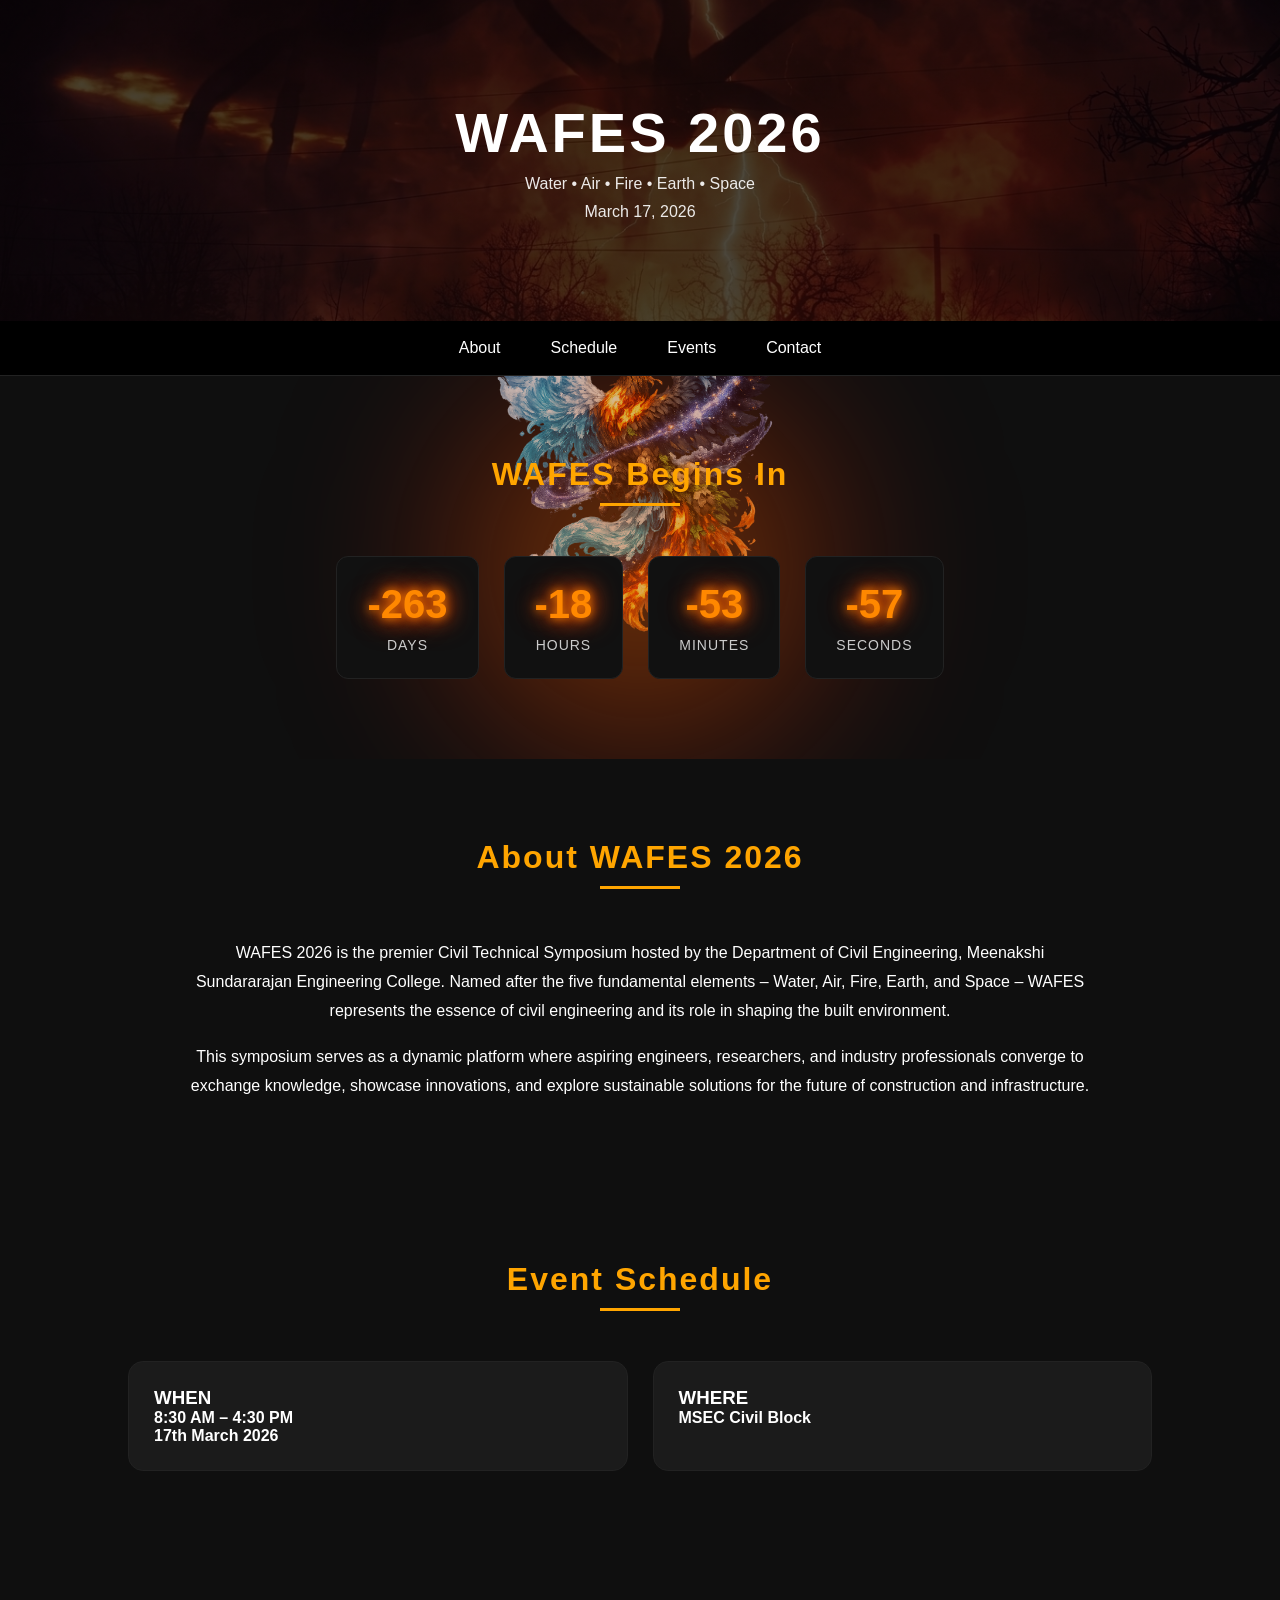
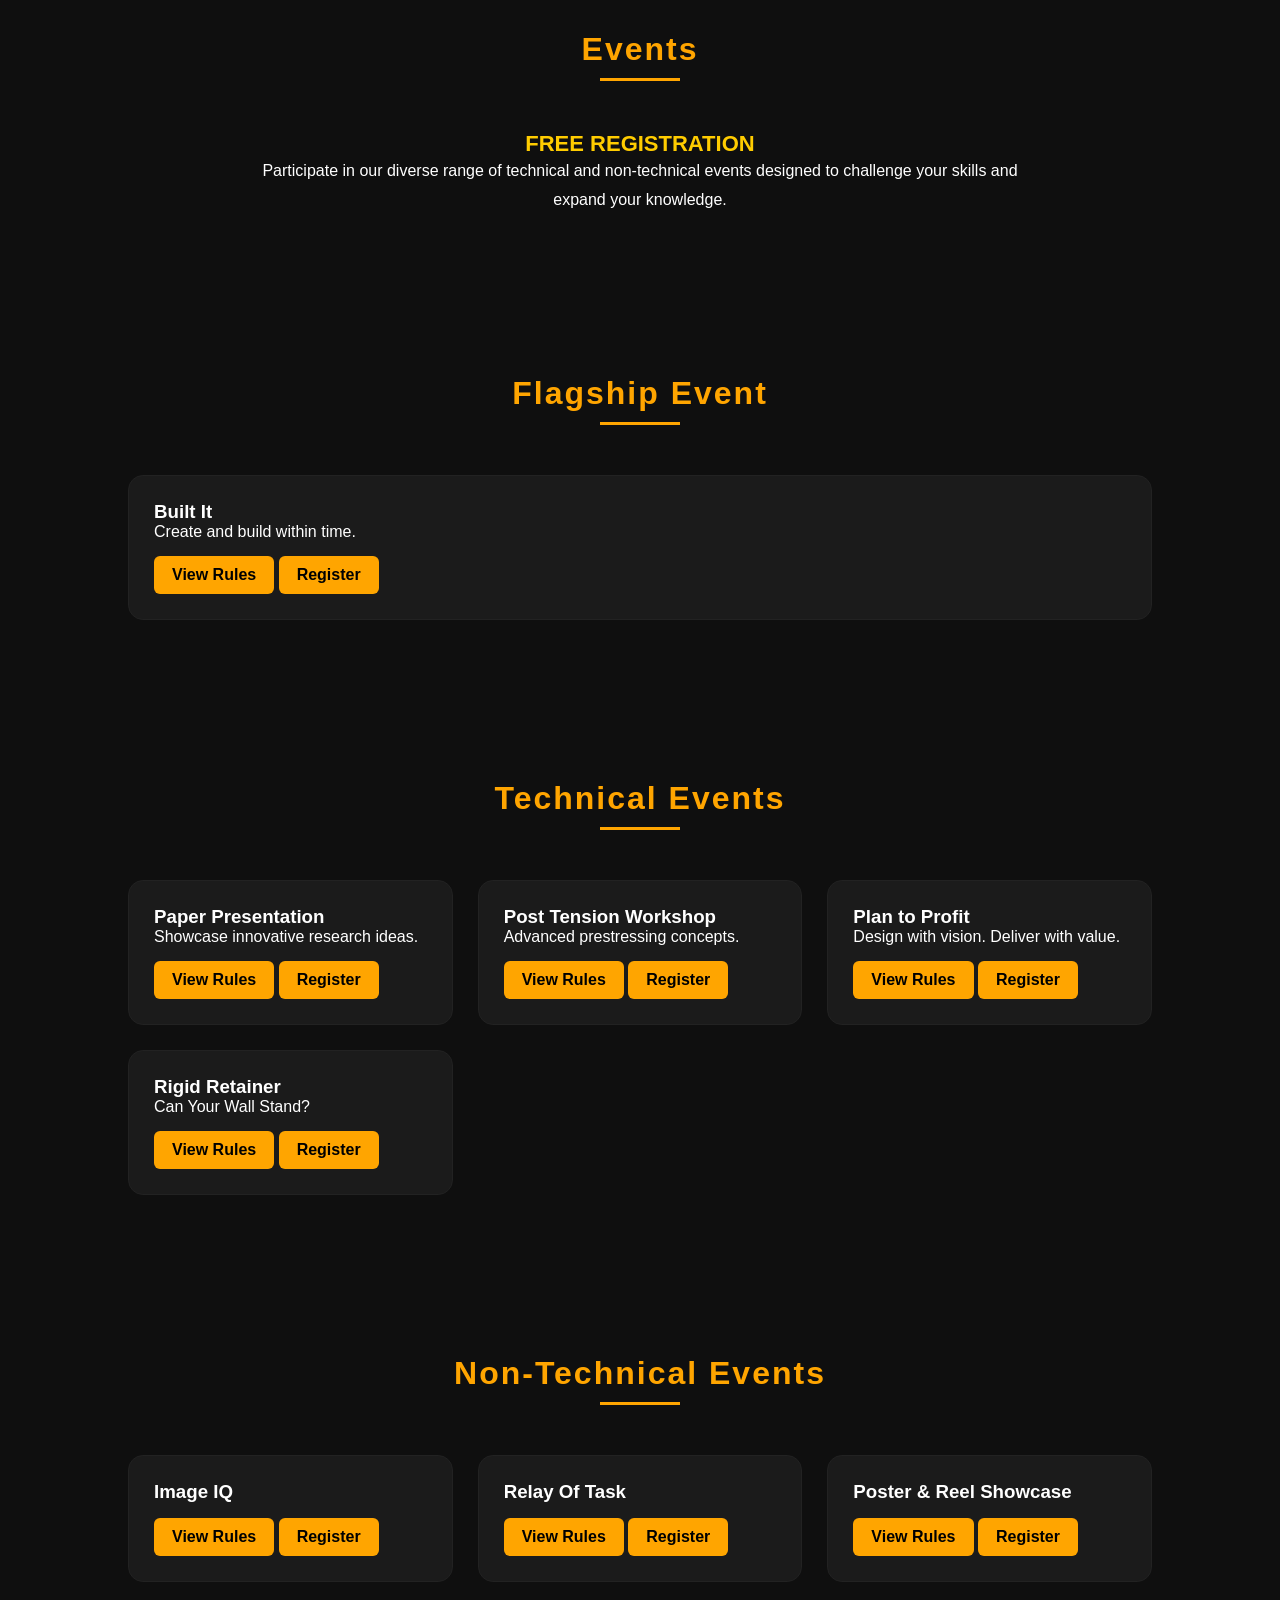
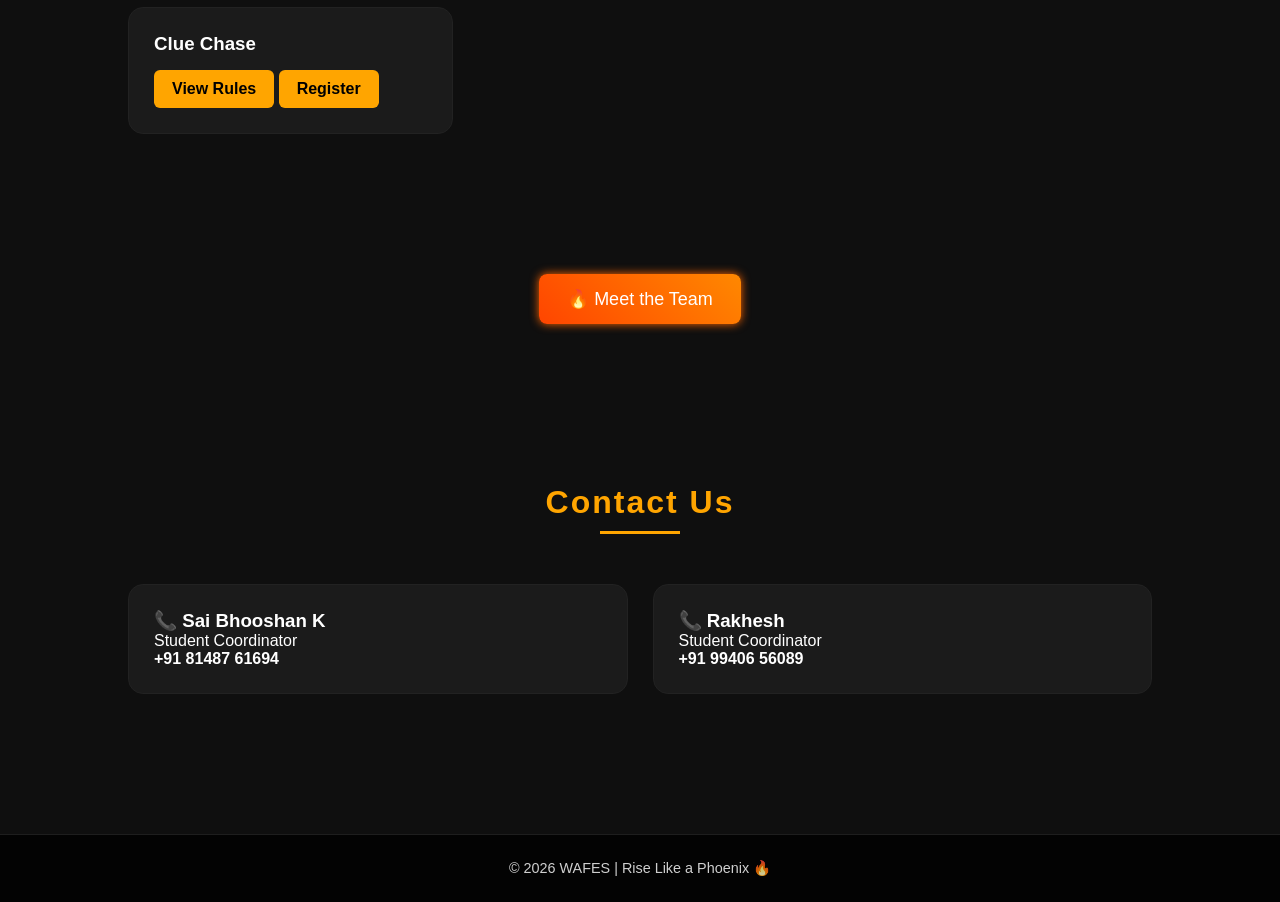
<file: index.html>
<!DOCTYPE html>
<html>
<head>
<title>WAFES 2026</title>
<meta name="viewport" content="width=device-width, initial-scale=1.0">
<link href="https://fonts.googleapis.com/css2?family=Bebas+Neue&display=swap" rel="stylesheet">
<link rel="stylesheet" href="style.css">
</head>
<body>

<header>
    <h1>WAFES 2026</h1>
    <p>Water • Air • Fire • Earth • Space</p>
    <p>March 17, 2026</p>
</header>
<nav>
    <a href="#about">About</a>
    <a href="#schedule">Schedule</a>
    <a href="#events">Events</a>
    <a href="#contact">Contact</a>
</nav>
<section id="countdown" class="phoenix-countdown">

<h2 class="section-title">WAFES Begins In</h2>

<div class="countdown-container">

<div class="time-box">
<span id="days">00</span>
<p>DAYS</p>
</div>

<div class="time-box">
<span id="hours">00</span>
<p>HOURS</p>
</div>

<div class="time-box">
<span id="minutes">00</span>
<p>MINUTES</p>
</div>

<div class="time-box">
<span id="seconds">00</span>
<p>SECONDS</p>
</div>

</div>
</section>


<!-- ================= ABOUT ================= -->

<section id="about">
<h2 class="section-title">About WAFES 2026</h2>

<p style="text-align:center; max-width:900px; margin:auto; line-height:1.8;">
WAFES 2026 is the premier Civil Technical Symposium hosted by the Department of Civil Engineering, 
Meenakshi Sundararajan Engineering College. Named after the five fundamental elements – 
Water, Air, Fire, Earth, and Space – WAFES represents the essence of civil engineering 
and its role in shaping the built environment.
</p>

<br>

<p style="text-align:center; max-width:900px; margin:auto; line-height:1.8;">
This symposium serves as a dynamic platform where aspiring engineers, researchers, and 
industry professionals converge to exchange knowledge, showcase innovations, and explore 
sustainable solutions for the future of construction and infrastructure.
</p>

</section>


<!-- ================= SCHEDULE ================= -->

<section id="schedule">
<h2 class="section-title">Event Schedule</h2>

<div class="card-container">

<div class="card">
<h3>WHEN</h3>
<p><strong>8:30 AM – 4:30 PM</strong></p>
<p><strong>17th March 2026</strong></p>
</div>

<div class="card">
<h3>WHERE</h3>
<p><strong>MSEC Civil Block</strong></p>
</div>

</div>
</section>


<!-- ================= EVENTS INTRO ================= -->

<section id="events">
<h2 class="section-title">Events</h2>

<p style="text-align:center; font-size:22px; font-weight:bold; color:#ffcc00;">
FREE REGISTRATION
</p>

<p style="text-align:center; max-width:800px; margin:auto; line-height:1.8;">
Participate in our diverse range of technical and non-technical events 
designed to challenge your skills and expand your knowledge.
</p>
</section>


<!-- ================= FLAGSHIP ================= -->

<section id="flagship">
<h2 class="section-title">Flagship Event</h2>
<div class="card-container">

<div class="card">
<h3>Built It</h3>
<p>Create and build within time.</p>
<a href="builtit.html" class="btn">View Rules</a>
<a href="https://forms.gle/LMR7s865c6bFuXPj8" class="btn" target="_blank">Register</a>
</div>

</div>
</section>


<!-- ================= TECHNICAL ================= -->

<section id="technical">
<h2 class="section-title">Technical Events</h2>
<div class="card-container">

<div class="card">
<h3>Paper Presentation</h3>
<p>Showcase innovative research ideas.</p>
<a href="paper.html" class="btn">View Rules</a>
<a href="https://forms.gle/YTh8qnEzkk6d4FWK6" class="btn" target="_blank">Register</a>
</div>

<div class="card">
<h3>Post Tension Workshop</h3>
<p>Advanced prestressing concepts.</p>
<a href="workshop.html" class="btn">View Rules</a>
<a href="https://forms.gle/D3djdrisc8imSuxW9" class="btn" target="_blank">Register</a>
</div>

<div class="card">
<h3>Plan to Profit</h3>
<p>Design with vision. Deliver with value.</p>
<a href="plantoprofit.html" class="btn">View Rules</a>
<a href="https://forms.gle/Ut1b26P6ozjXhBGm8" class="btn" target="_blank">Register</a>
</div>

<div class="card">
<h3>Rigid Retainer</h3>
<p>Can Your Wall Stand?</p>
<a href="rigidretainer.html" class="btn">View Rules</a>
<a href="https://forms.gle/1PHWmbJtMH1wiXCJ9" class="btn" target="_blank">Register</a>
</div>

</div>
</section>


<!-- ================= NON TECHNICAL ================= -->

<section id="nontechnical">
<h2 class="section-title">Non-Technical Events</h2>
<div class="card-container">

<div class="card">
<h3>Image IQ</h3>
<a href="imageiq.html" class="btn">View Rules</a>
<a href="https://forms.gle/N59PdUMirotVu2ZA7" class="btn" target="_blank">Register</a>
</div>

<div class="card">
<h3>Relay Of Task</h3>
<a href="relayoftask.html" class="btn">View Rules</a>
<a href="https://forms.gle/SJU5eb6zxQ5WBH6Y6" class="btn" target="_blank">Register</a>
</div>

<div class="card">
<h3>Poster & Reel Showcase</h3>
<a href="reelshowcase.html" class="btn">View Rules</a>
<a href="https://forms.gle/GQEqpPAKpvbL6JX58" class="btn" target="_blank">Register</a>
</div>

<div class="card">
<h3>Clue Chase</h3>
<a href="cluechase.html" class="btn">View Rules</a>
<a href="https://forms.gle/FziQ5K68jniT3Gco8" class="btn" target="_blank">Register</a>
</div>

</div>
</section>

<div class="team-button">
    <button onclick="toggleTeam()">🔥 Meet the Team</button>
</div>

<section id="teamSection" class="team-section">

<h2>Team Behind the Event</h2>

<div class="team-grid">

<div>
<h3>Symposium Coordinators</h3>
<p>
Harini<br>
Sai Bhooshan<br>
Rakhesh<br>
Kanaka Varshini
</p>
</div>

<div>
<h3>Website Development</h3>
<p>Prithika Dharshini</p>
</div>

<div>
<h3>Event Committee</h3>
<p>Syed Mohammad Abdul Ahad</p>
<p>Siva Rosan</p>
</div>

<div>
<h3>Video Editing</h3>
<p>Tamilarasi</p>
</div>

<div>
<h3>Poster Editing</h3>
<p>
Nadeedha<br>
Sai Bhooshan<br>
Sabari<br>
Yuvan
</p>
</div>

<div>
<h3>Souvenir</h3>
<p>
Nadeedha<br>
Tamilarasi
</p>
</div>

</div>

</section>
<!-- ================= CONTACT ================= -->

<section id="contact">
<h2 class="section-title">Contact Us</h2>

<div class="card-container">

<div class="card">
<h3>📞 Sai Bhooshan K</h3>
<p>Student Coordinator</p>
<p><strong>+91 81487 61694</strong></p>
</div>

<div class="card">
<h3>📞 Rakhesh</h3>
<p>Student Coordinator</p>
<p><strong>+91 99406 56089</strong></p>
</div>


</div>
</section>


<footer>
© 2026 WAFES | Rise Like a Phoenix 🔥
</footer>

<img src="phoenix.png" class="phoenix">
<script>

const eventDate = new Date("March 17, 2026 09:00:00").getTime();

setInterval(function() {

const now = new Date().getTime();
const distance = eventDate - now;

const days = Math.floor(distance / (1000 * 60 * 60 * 24));
const hours = Math.floor((distance % (1000 * 60 * 60 * 24)) / (1000 * 60 * 60));
const minutes = Math.floor((distance % (1000 * 60 * 60)) / (1000 * 60));
const seconds = Math.floor((distance % (1000 * 60)) / 1000);

document.getElementById("days").innerHTML = days;
document.getElementById("hours").innerHTML = hours;
document.getElementById("minutes").innerHTML = minutes;
document.getElementById("seconds").innerHTML = seconds;

},1000);

</script>
<script>
function toggleTeam() {
let section = document.getElementById("teamSection");

if(section.classList.contains("show")){
section.classList.remove("show");
}
else{
section.classList.add("show");
}
}
</script>
</body>

</html>
</file>
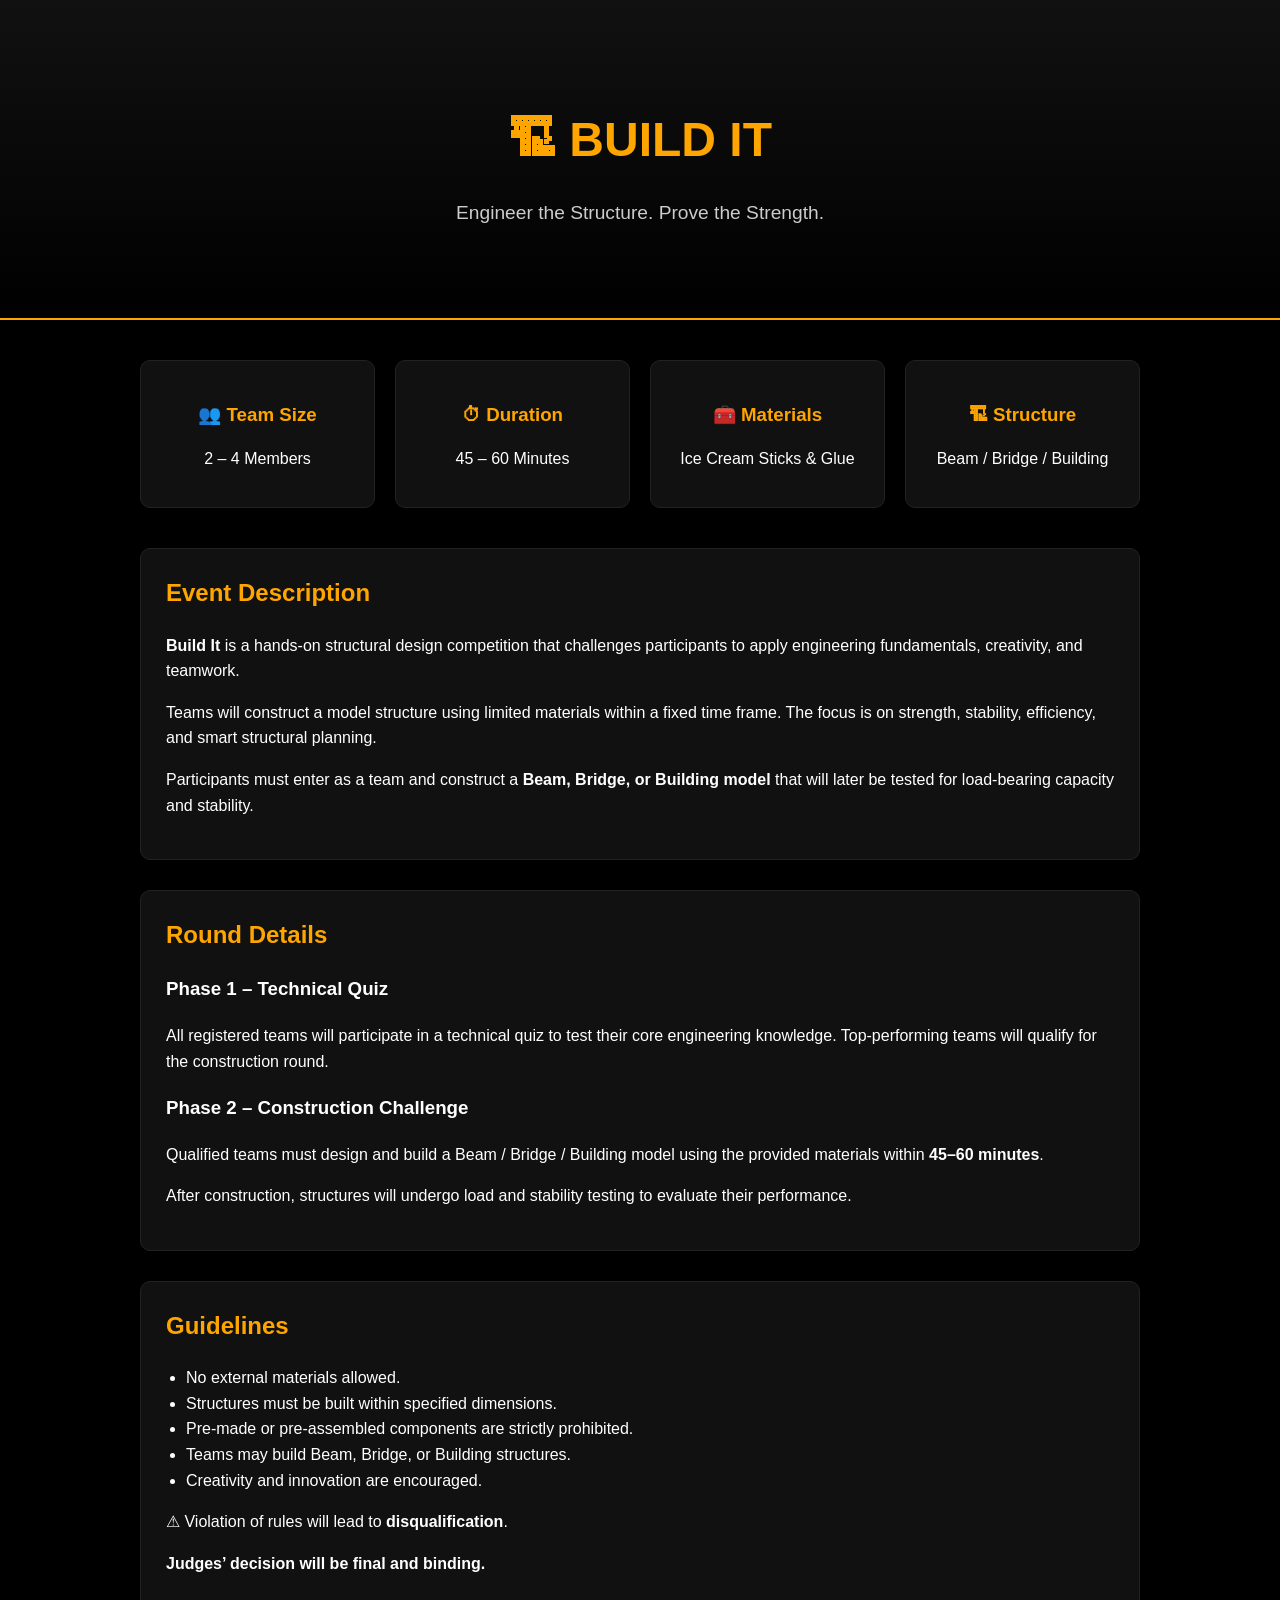
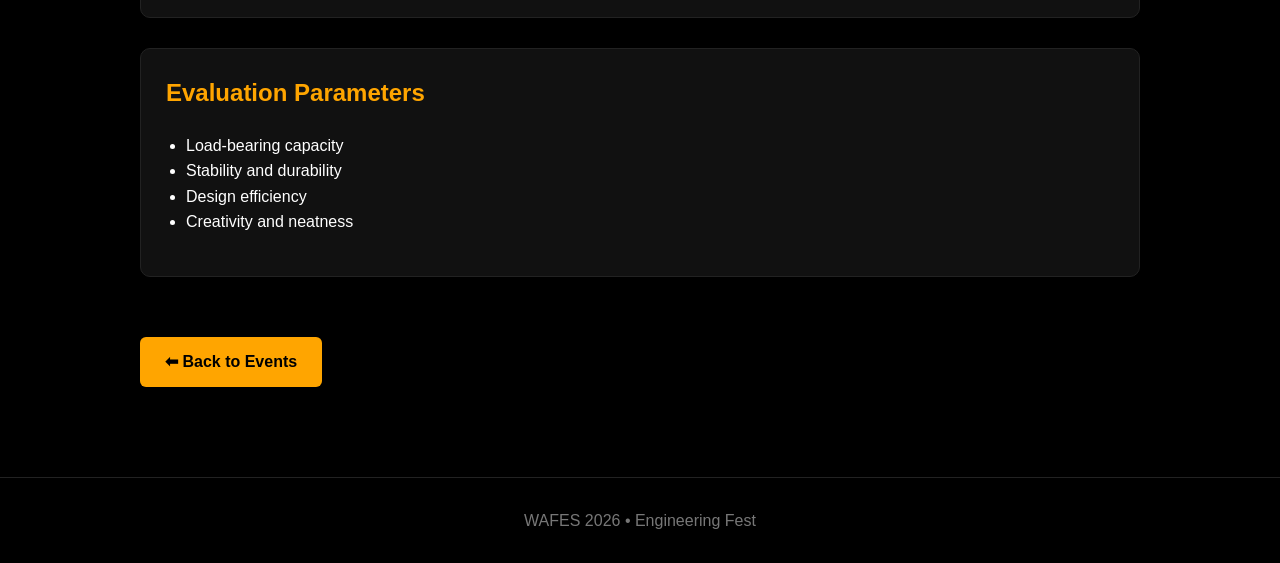
<file: builtit.html>
<!DOCTYPE html>
<html lang="en">

<head>
<meta charset="UTF-8">
<meta name="viewport" content="width=device-width, initial-scale=1.0">

<title>Build It | WAFES 2026</title>

<style>

body{
margin:0;
font-family:Arial, sans-serif;
background:black;
color:white;
line-height:1.6;
}

/* HEADER */

header{
text-align:center;
padding:70px 20px;
background:linear-gradient(180deg,#111,#000);
border-bottom:2px solid orange;
}

header h1{
font-size:3rem;
color:orange;
margin-bottom:10px;
}

header p{
color:#ccc;
font-size:1.2rem;
}

/* CONTAINER */

.container{
max-width:1000px;
margin:auto;
padding:40px 20px;
}

/* EVENT INFO BOXES */

.info-grid{
display:grid;
grid-template-columns:repeat(auto-fit,minmax(200px,1fr));
gap:20px;
margin-bottom:40px;
}

.info-box{
background:#111;
padding:20px;
border-radius:10px;
text-align:center;
border:1px solid #222;
transition:0.3s;
}

.info-box:hover{
border-color:orange;
box-shadow:0 0 10px orange;
}

.info-box h3{
color:orange;
margin-bottom:5px;
}

/* CONTENT CARDS */

.card{
background:#111;
padding:25px;
border-radius:10px;
border:1px solid #222;
margin-bottom:30px;
transition:0.3s;
}

.card:hover{
border-color:orange;
box-shadow:0 0 10px orange;
}

.card h2{
color:orange;
margin-top:0;
}

ul{
padding-left:20px;
}

/* BACK BUTTON */

.back-btn{
display:inline-block;
margin-top:30px;
padding:12px 25px;
background:orange;
color:black;
text-decoration:none;
font-weight:bold;
border-radius:6px;
transition:0.3s;
}

.back-btn:hover{
background:#ffb347;
}

/* FOOTER */

footer{
text-align:center;
padding:30px;
border-top:1px solid #222;
color:#777;
margin-top:50px;
}

/* MOBILE */

@media(max-width:768px){

header h1{
font-size:2rem;
}

header p{
font-size:1rem;
}

.container{
padding:30px 15px;
}

}

</style>

</head>

<body>

<header>
<h1>🏗 BUILD IT</h1>
<p>Engineer the Structure. Prove the Strength.</p>
</header>


<div class="container">

<!-- EVENT INFO -->

<div class="info-grid">

<div class="info-box">
<h3>👥 Team Size</h3>
<p>2 – 4 Members</p>
</div>

<div class="info-box">
<h3>⏱ Duration</h3>
<p>45 – 60 Minutes</p>
</div>

<div class="info-box">
<h3>🧰 Materials</h3>
<p>Ice Cream Sticks & Glue</p>
</div>

<div class="info-box">
<h3>🏗 Structure</h3>
<p>Beam / Bridge / Building</p>
</div>

</div>


<!-- EVENT DESCRIPTION -->

<div class="card">

<h2>Event Description</h2>

<p>
<strong>Build It</strong> is a hands-on structural design competition that challenges
participants to apply engineering fundamentals, creativity, and teamwork.
</p>

<p>
Teams will construct a model structure using limited materials within a fixed
time frame. The focus is on strength, stability, efficiency, and smart structural planning.
</p>

<p>
Participants must enter as a team and construct a
<strong>Beam, Bridge, or Building model</strong> that will later be tested
for load-bearing capacity and stability.
</p>

</div>


<!-- ROUND DETAILS -->

<div class="card">

<h2>Round Details</h2>

<h3>Phase 1 – Technical Quiz</h3>

<p>
All registered teams will participate in a technical quiz to test their
core engineering knowledge. Top-performing teams will qualify for the
construction round.
</p>

<h3>Phase 2 – Construction Challenge</h3>

<p>
Qualified teams must design and build a Beam / Bridge / Building model
using the provided materials within <strong>45–60 minutes</strong>.
</p>

<p>
After construction, structures will undergo load and stability testing
to evaluate their performance.
</p>

</div>


<!-- GUIDELINES -->

<div class="card">

<h2>Guidelines</h2>

<ul>
<li>No external materials allowed.</li>
<li>Structures must be built within specified dimensions.</li>
<li>Pre-made or pre-assembled components are strictly prohibited.</li>
<li>Teams may build Beam, Bridge, or Building structures.</li>
<li>Creativity and innovation are encouraged.</li>
</ul>
<p>⚠ Violation of rules will lead to <strong>disqualification</strong>.</p>
<p><strong>Judges’ decision will be final and binding.</strong></p>
</div>


<!-- EVALUATION -->

<div class="card">

<h2>Evaluation Parameters</h2>

<ul>
<li>Load-bearing capacity</li>
<li>Stability and durability</li>
<li>Design efficiency</li>
<li>Creativity and neatness</li>
</ul>



</div>


<a class="back-btn" href="../index.html">⬅ Back to Events</a>

</div>


<footer>
WAFES 2026 • Engineering Fest
</footer>

</body>
</html>
</file>
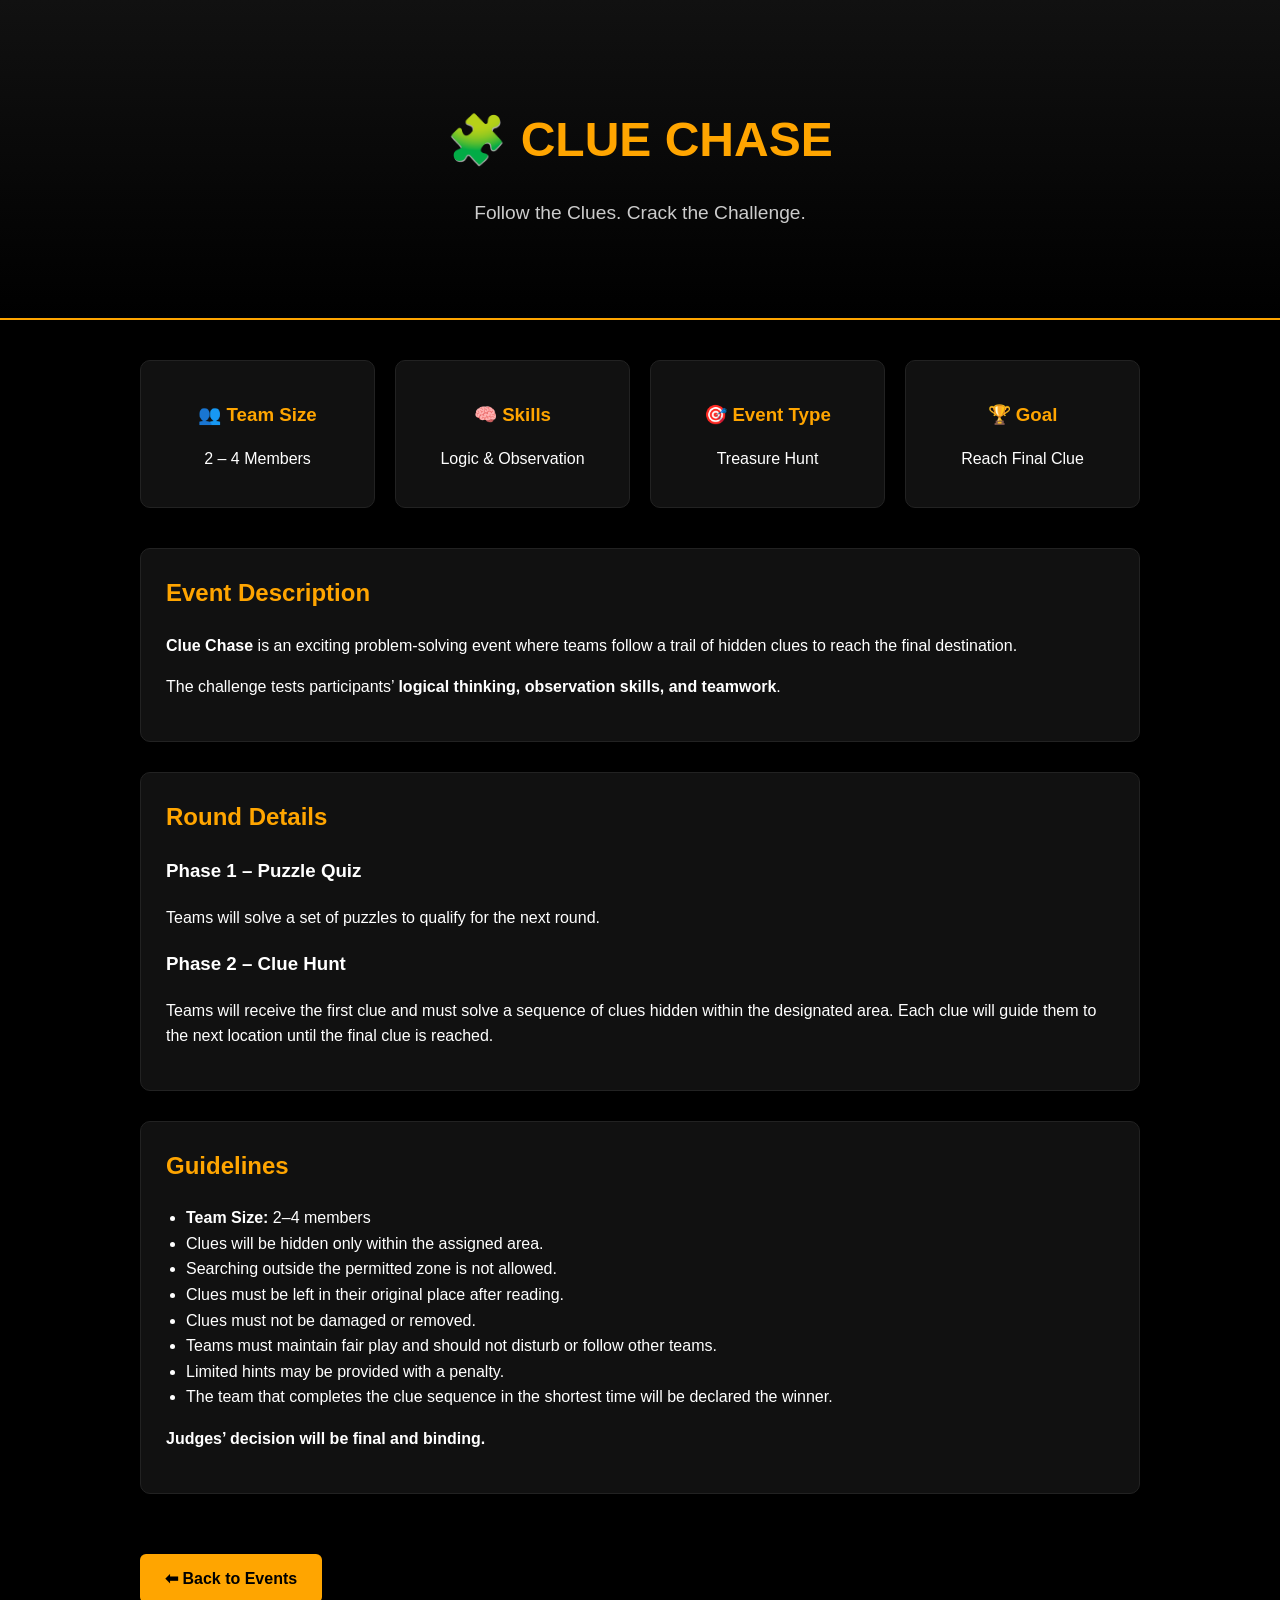
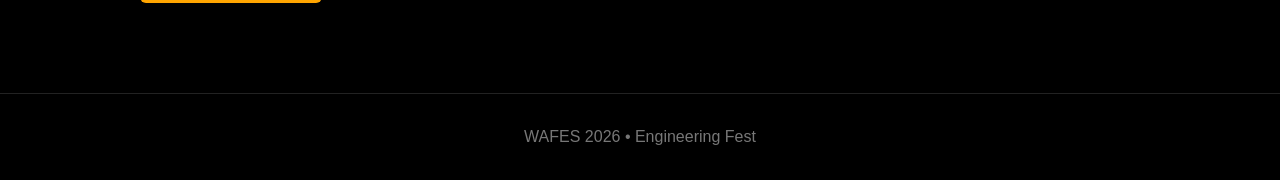
<file: cluechase.html>
<!DOCTYPE html>
<html lang="en">

<head>
<meta charset="UTF-8">
<meta name="viewport" content="width=device-width, initial-scale=1.0">

<title>Clue Chase | WAFES 2026</title>

<style>

body{
margin:0;
font-family:Arial, sans-serif;
background:black;
color:white;
line-height:1.6;
}

/* HEADER */

header{
text-align:center;
padding:70px 20px;
background:linear-gradient(180deg,#111,#000);
border-bottom:2px solid orange;
}

header h1{
font-size:3rem;
color:orange;
margin-bottom:10px;
}

header p{
color:#ccc;
font-size:1.2rem;
}

/* CONTAINER */

.container{
max-width:1000px;
margin:auto;
padding:40px 20px;
}

/* INFO GRID */

.info-grid{
display:grid;
grid-template-columns:repeat(auto-fit,minmax(200px,1fr));
gap:20px;
margin-bottom:40px;
}

.info-box{
background:#111;
padding:20px;
border-radius:10px;
text-align:center;
border:1px solid #222;
transition:0.3s;
}

.info-box:hover{
border-color:orange;
box-shadow:0 0 10px orange;
}

.info-box h3{
color:orange;
margin-bottom:5px;
}

/* CONTENT CARDS */

.card{
background:#111;
padding:25px;
border-radius:10px;
border:1px solid #222;
margin-bottom:30px;
transition:0.3s;
}

.card:hover{
border-color:orange;
box-shadow:0 0 10px orange;
}

.card h2{
color:orange;
margin-top:0;
}

ul{
padding-left:20px;
}

/* BACK BUTTON */

.back-btn{
display:inline-block;
margin-top:30px;
padding:12px 25px;
background:orange;
color:black;
text-decoration:none;
font-weight:bold;
border-radius:6px;
transition:0.3s;
}

.back-btn:hover{
background:#ffb347;
}

/* FOOTER */

footer{
text-align:center;
padding:30px;
border-top:1px solid #222;
color:#777;
margin-top:50px;
}

/* MOBILE */

@media(max-width:768px){

header h1{
font-size:2rem;
}

header p{
font-size:1rem;
}

.container{
padding:30px 15px;
}

}

</style>

</head>

<body>

<header>
<h1>🧩 CLUE CHASE</h1>
<p>Follow the Clues. Crack the Challenge.</p>
</header>

<div class="container">

<!-- EVENT INFO -->

<div class="info-grid">

<div class="info-box">
<h3>👥 Team Size</h3>
<p>2 – 4 Members</p>
</div>

<div class="info-box">
<h3>🧠 Skills</h3>
<p>Logic & Observation</p>
</div>

<div class="info-box">
<h3>🎯 Event Type</h3>
<p>Treasure Hunt</p>
</div>

<div class="info-box">
<h3>🏆 Goal</h3>
<p>Reach Final Clue</p>
</div>

</div>

<!-- DESCRIPTION -->

<div class="card">

<h2>Event Description</h2>

<p>
<strong>Clue Chase</strong> is an exciting problem-solving event where teams
follow a trail of hidden clues to reach the final destination.
</p>

<p>
The challenge tests participants’ <strong>logical thinking,
observation skills, and teamwork</strong>.
</p>

</div>

<!-- ROUND DETAILS -->

<div class="card">

<h2>Round Details</h2>

<h3>Phase 1 – Puzzle Quiz</h3>

<p>
Teams will solve a set of puzzles to qualify for the next round.
</p>

<h3>Phase 2 – Clue Hunt</h3>

<p>
Teams will receive the first clue and must solve a sequence of clues hidden
within the designated area. Each clue will guide them to the next location
until the final clue is reached.
</p>

</div>

<!-- GUIDELINES -->

<div class="card">

<h2>Guidelines</h2>

<ul>
<li><strong>Team Size:</strong> 2–4 members</li>
<li>Clues will be hidden only within the assigned area.</li>
<li>Searching outside the permitted zone is not allowed.</li>
<li>Clues must be left in their original place after reading.</li>
<li>Clues must not be damaged or removed.</li>
<li>Teams must maintain fair play and should not disturb or follow other teams.</li>
<li>Limited hints may be provided with a penalty.</li>
<li>The team that completes the clue sequence in the shortest time will be declared the winner.</li>
</ul>

<p><strong>Judges’ decision will be final and binding.</strong></p>

</div>

<a class="back-btn" href="../index.html">⬅ Back to Events</a>

</div>

<footer>
WAFES 2026 • Engineering Fest
</footer>

</body>
</html>
</file>
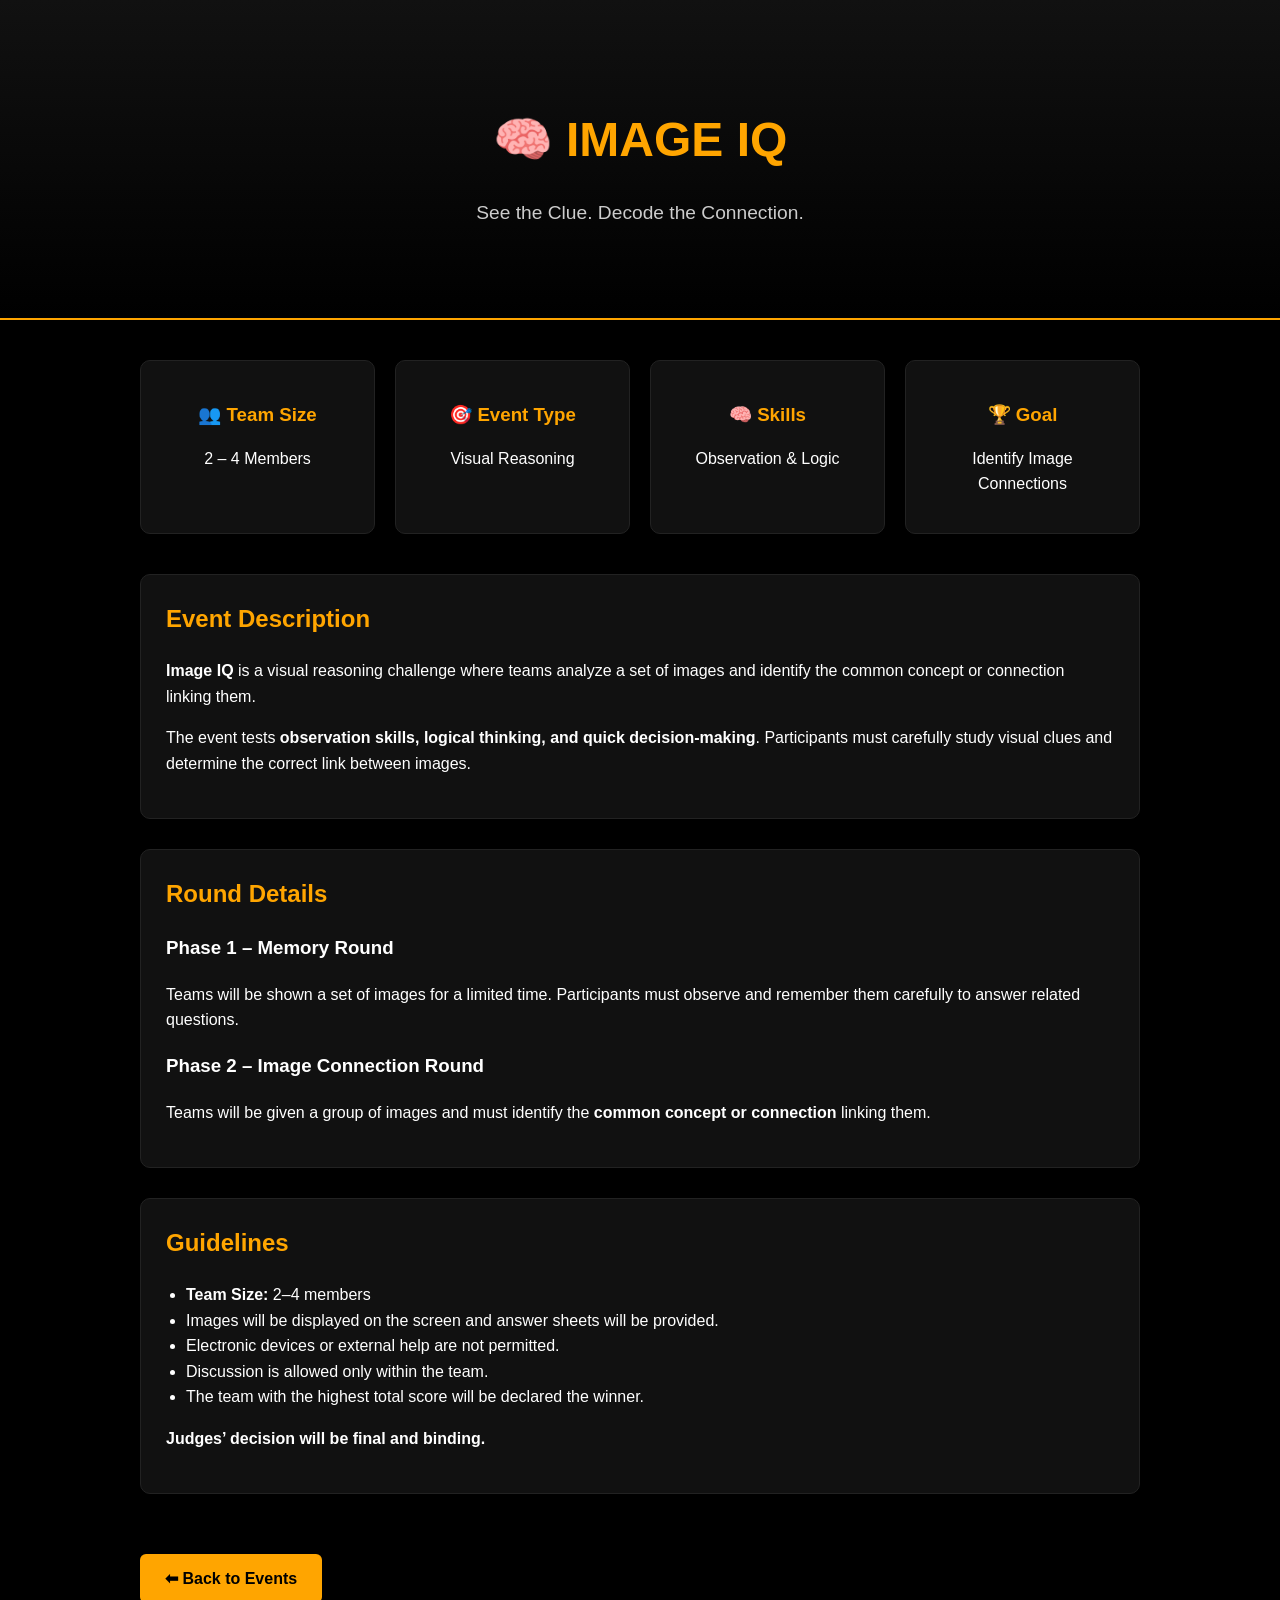
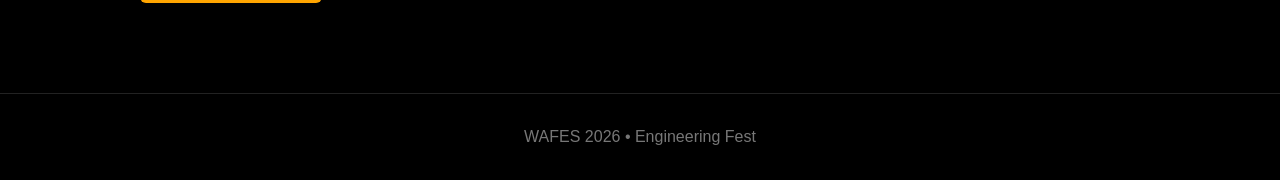
<file: imageiq.html>
<!DOCTYPE html>
<html lang="en">

<head>
<meta charset="UTF-8">
<meta name="viewport" content="width=device-width, initial-scale=1.0">

<title>Image IQ | WAFES 2026</title>

<style>

body{
margin:0;
font-family:Arial, sans-serif;
background:black;
color:white;
line-height:1.6;
}

/* HEADER */

header{
text-align:center;
padding:70px 20px;
background:linear-gradient(180deg,#111,#000);
border-bottom:2px solid orange;
}

header h1{
font-size:3rem;
color:orange;
margin-bottom:10px;
}

header p{
color:#ccc;
font-size:1.2rem;
}

/* CONTAINER */

.container{
max-width:1000px;
margin:auto;
padding:40px 20px;
}

/* INFO GRID */

.info-grid{
display:grid;
grid-template-columns:repeat(auto-fit,minmax(200px,1fr));
gap:20px;
margin-bottom:40px;
}

.info-box{
background:#111;
padding:20px;
border-radius:10px;
text-align:center;
border:1px solid #222;
transition:0.3s;
}

.info-box:hover{
border-color:orange;
box-shadow:0 0 10px orange;
}

.info-box h3{
color:orange;
margin-bottom:5px;
}

/* CARDS */

.card{
background:#111;
padding:25px;
border-radius:10px;
border:1px solid #222;
margin-bottom:30px;
transition:0.3s;
}

.card:hover{
border-color:orange;
box-shadow:0 0 10px orange;
}

.card h2{
color:orange;
margin-top:0;
}

ul{
padding-left:20px;
}

/* BACK BUTTON */

.back-btn{
display:inline-block;
margin-top:30px;
padding:12px 25px;
background:orange;
color:black;
text-decoration:none;
font-weight:bold;
border-radius:6px;
transition:0.3s;
}

.back-btn:hover{
background:#ffb347;
}

/* FOOTER */

footer{
text-align:center;
padding:30px;
border-top:1px solid #222;
color:#777;
margin-top:50px;
}

/* MOBILE */

@media(max-width:768px){

header h1{
font-size:2rem;
}

header p{
font-size:1rem;
}

.container{
padding:30px 15px;
}

}

</style>

</head>

<body>

<header>
<h1>🧠 IMAGE IQ</h1>
<p>See the Clue. Decode the Connection.</p>
</header>

<div class="container">

<!-- EVENT INFO -->

<div class="info-grid">

<div class="info-box">
<h3>👥 Team Size</h3>
<p>2 – 4 Members</p>
</div>

<div class="info-box">
<h3>🎯 Event Type</h3>
<p>Visual Reasoning</p>
</div>

<div class="info-box">
<h3>🧠 Skills</h3>
<p>Observation & Logic</p>
</div>

<div class="info-box">
<h3>🏆 Goal</h3>
<p>Identify Image Connections</p>
</div>

</div>

<!-- DESCRIPTION -->

<div class="card">

<h2>Event Description</h2>

<p>
<strong>Image IQ</strong> is a visual reasoning challenge where teams analyze a
set of images and identify the common concept or connection linking them.
</p>

<p>
The event tests <strong>observation skills, logical thinking, and quick decision-making</strong>.
Participants must carefully study visual clues and determine the correct link between images.
</p>

</div>

<!-- ROUND DETAILS -->

<div class="card">

<h2>Round Details</h2>

<h3>Phase 1 – Memory Round</h3>

<p>
Teams will be shown a set of images for a limited time. Participants must
observe and remember them carefully to answer related questions.
</p>

<h3>Phase 2 – Image Connection Round</h3>

<p>
Teams will be given a group of images and must identify the
<strong>common concept or connection</strong> linking them.
</p>

</div>

<!-- GUIDELINES -->

<div class="card">

<h2>Guidelines</h2>

<ul>
<li><strong>Team Size:</strong> 2–4 members</li>
<li>Images will be displayed on the screen and answer sheets will be provided.</li>
<li>Electronic devices or external help are not permitted.</li>
<li>Discussion is allowed only within the team.</li>
<li>The team with the highest total score will be declared the winner.</li>
</ul>

<p><strong>Judges’ decision will be final and binding.</strong></p>

</div>

<a class="back-btn" href="../index.html">⬅ Back to Events</a>

</div>

<footer>
WAFES 2026 • Engineering Fest
</footer>

</body>
</html>
</file>
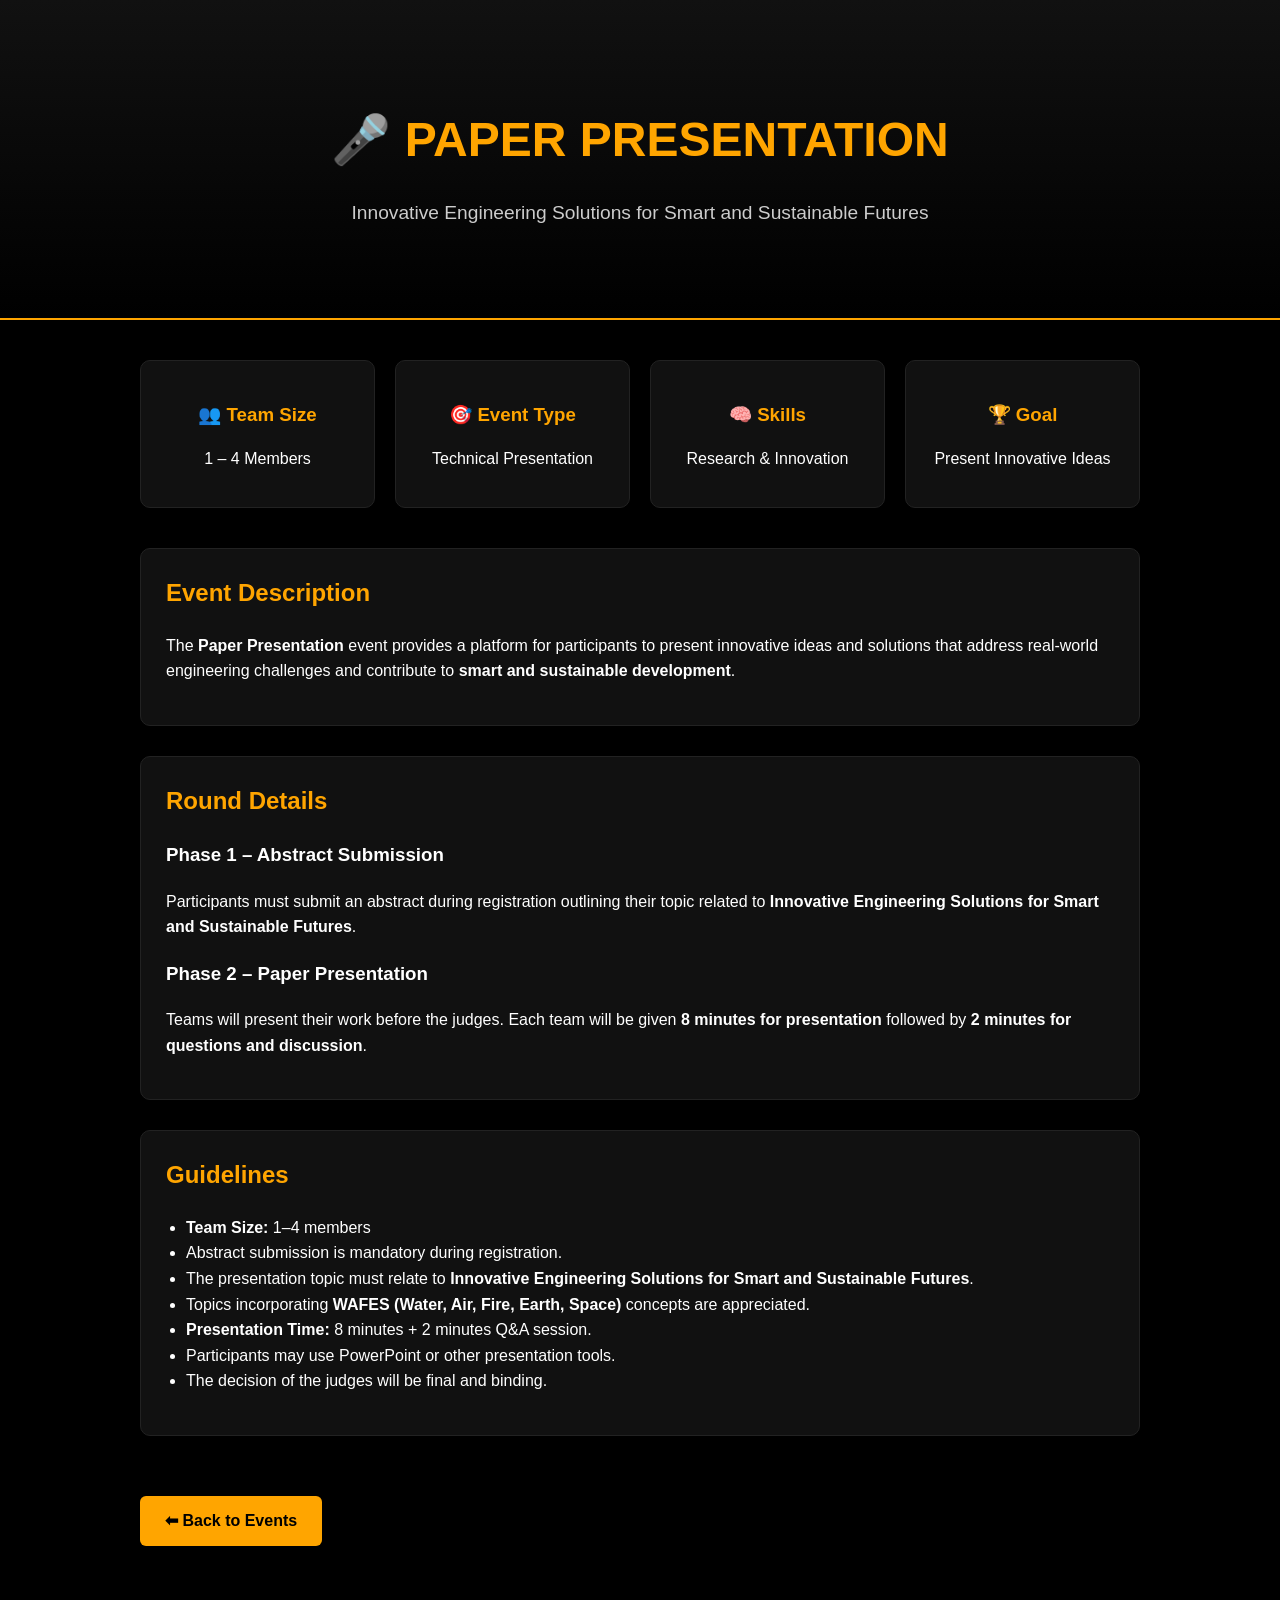
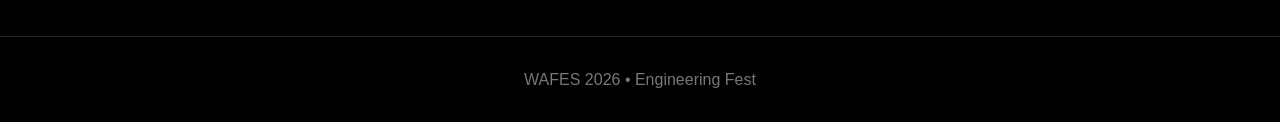
<file: paper.html>
<!DOCTYPE html>
<html lang="en">

<head>
<meta charset="UTF-8">
<meta name="viewport" content="width=device-width, initial-scale=1.0">

<title>Paper Presentation | WAFES 2026</title>

<style>

body{
margin:0;
font-family:Arial, sans-serif;
background:black;
color:white;
line-height:1.6;
}

/* HEADER */

header{
text-align:center;
padding:70px 20px;
background:linear-gradient(180deg,#111,#000);
border-bottom:2px solid orange;
}

header h1{
font-size:3rem;
color:orange;
margin-bottom:10px;
}

header p{
color:#ccc;
font-size:1.2rem;
}

/* CONTAINER */

.container{
max-width:1000px;
margin:auto;
padding:40px 20px;
}

/* INFO GRID */

.info-grid{
display:grid;
grid-template-columns:repeat(auto-fit,minmax(200px,1fr));
gap:20px;
margin-bottom:40px;
}

.info-box{
background:#111;
padding:20px;
border-radius:10px;
text-align:center;
border:1px solid #222;
transition:0.3s;
}

.info-box:hover{
border-color:orange;
box-shadow:0 0 10px orange;
}

.info-box h3{
color:orange;
margin-bottom:5px;
}

/* CARDS */

.card{
background:#111;
padding:25px;
border-radius:10px;
border:1px solid #222;
margin-bottom:30px;
transition:0.3s;
}

.card:hover{
border-color:orange;
box-shadow:0 0 10px orange;
}

.card h2{
color:orange;
margin-top:0;
}

ul{
padding-left:20px;
}

/* BACK BUTTON */

.back-btn{
display:inline-block;
margin-top:30px;
padding:12px 25px;
background:orange;
color:black;
text-decoration:none;
font-weight:bold;
border-radius:6px;
transition:0.3s;
}

.back-btn:hover{
background:#ffb347;
}

/* FOOTER */

footer{
text-align:center;
padding:30px;
border-top:1px solid #222;
color:#777;
margin-top:50px;
}

/* MOBILE */

@media(max-width:768px){

header h1{
font-size:2rem;
}

header p{
font-size:1rem;
}

.container{
padding:30px 15px;
}

}

</style>

</head>

<body>

<header>
<h1>🎤 PAPER PRESENTATION</h1>
<p>Innovative Engineering Solutions for Smart and Sustainable Futures</p>
</header>

<div class="container">

<!-- EVENT INFO -->

<div class="info-grid">

<div class="info-box">
<h3>👥 Team Size</h3>
<p>1 – 4 Members</p>
</div>

<div class="info-box">
<h3>🎯 Event Type</h3>
<p>Technical Presentation</p>
</div>

<div class="info-box">
<h3>🧠 Skills</h3>
<p>Research & Innovation</p>
</div>

<div class="info-box">
<h3>🏆 Goal</h3>
<p>Present Innovative Ideas</p>
</div>

</div>

<!-- DESCRIPTION -->

<div class="card">

<h2>Event Description</h2>

<p>
The <strong>Paper Presentation</strong> event provides a platform for participants
to present innovative ideas and solutions that address real-world
engineering challenges and contribute to <strong>smart and sustainable development</strong>.
</p>

</div>

<!-- ROUND DETAILS -->

<div class="card">

<h2>Round Details</h2>

<h3>Phase 1 – Abstract Submission</h3>

<p>
Participants must submit an abstract during registration outlining their
topic related to <strong>Innovative Engineering Solutions for Smart and Sustainable Futures</strong>.
</p>

<h3>Phase 2 – Paper Presentation</h3>

<p>
Teams will present their work before the judges. Each team will be given
<strong>8 minutes for presentation</strong> followed by <strong>2 minutes for questions and discussion</strong>.
</p>

</div>

<!-- GUIDELINES -->

<div class="card">

<h2>Guidelines</h2>

<ul>
<li><strong>Team Size:</strong> 1–4 members</li>
<li>Abstract submission is mandatory during registration.</li>
<li>The presentation topic must relate to <strong>Innovative Engineering Solutions for Smart and Sustainable Futures</strong>.</li>
<li>Topics incorporating <strong>WAFES (Water, Air, Fire, Earth, Space)</strong> concepts are appreciated.</li>
<li><strong>Presentation Time:</strong> 8 minutes + 2 minutes Q&A session.</li>
<li>Participants may use PowerPoint or other presentation tools.</li>
<li>The decision of the judges will be final and binding.</li>
</ul>

</div>

<a class="back-btn" href="../index.html">⬅ Back to Events</a>

</div>

<footer>
WAFES 2026 • Engineering Fest
</footer>

</body>
</html>
</file>
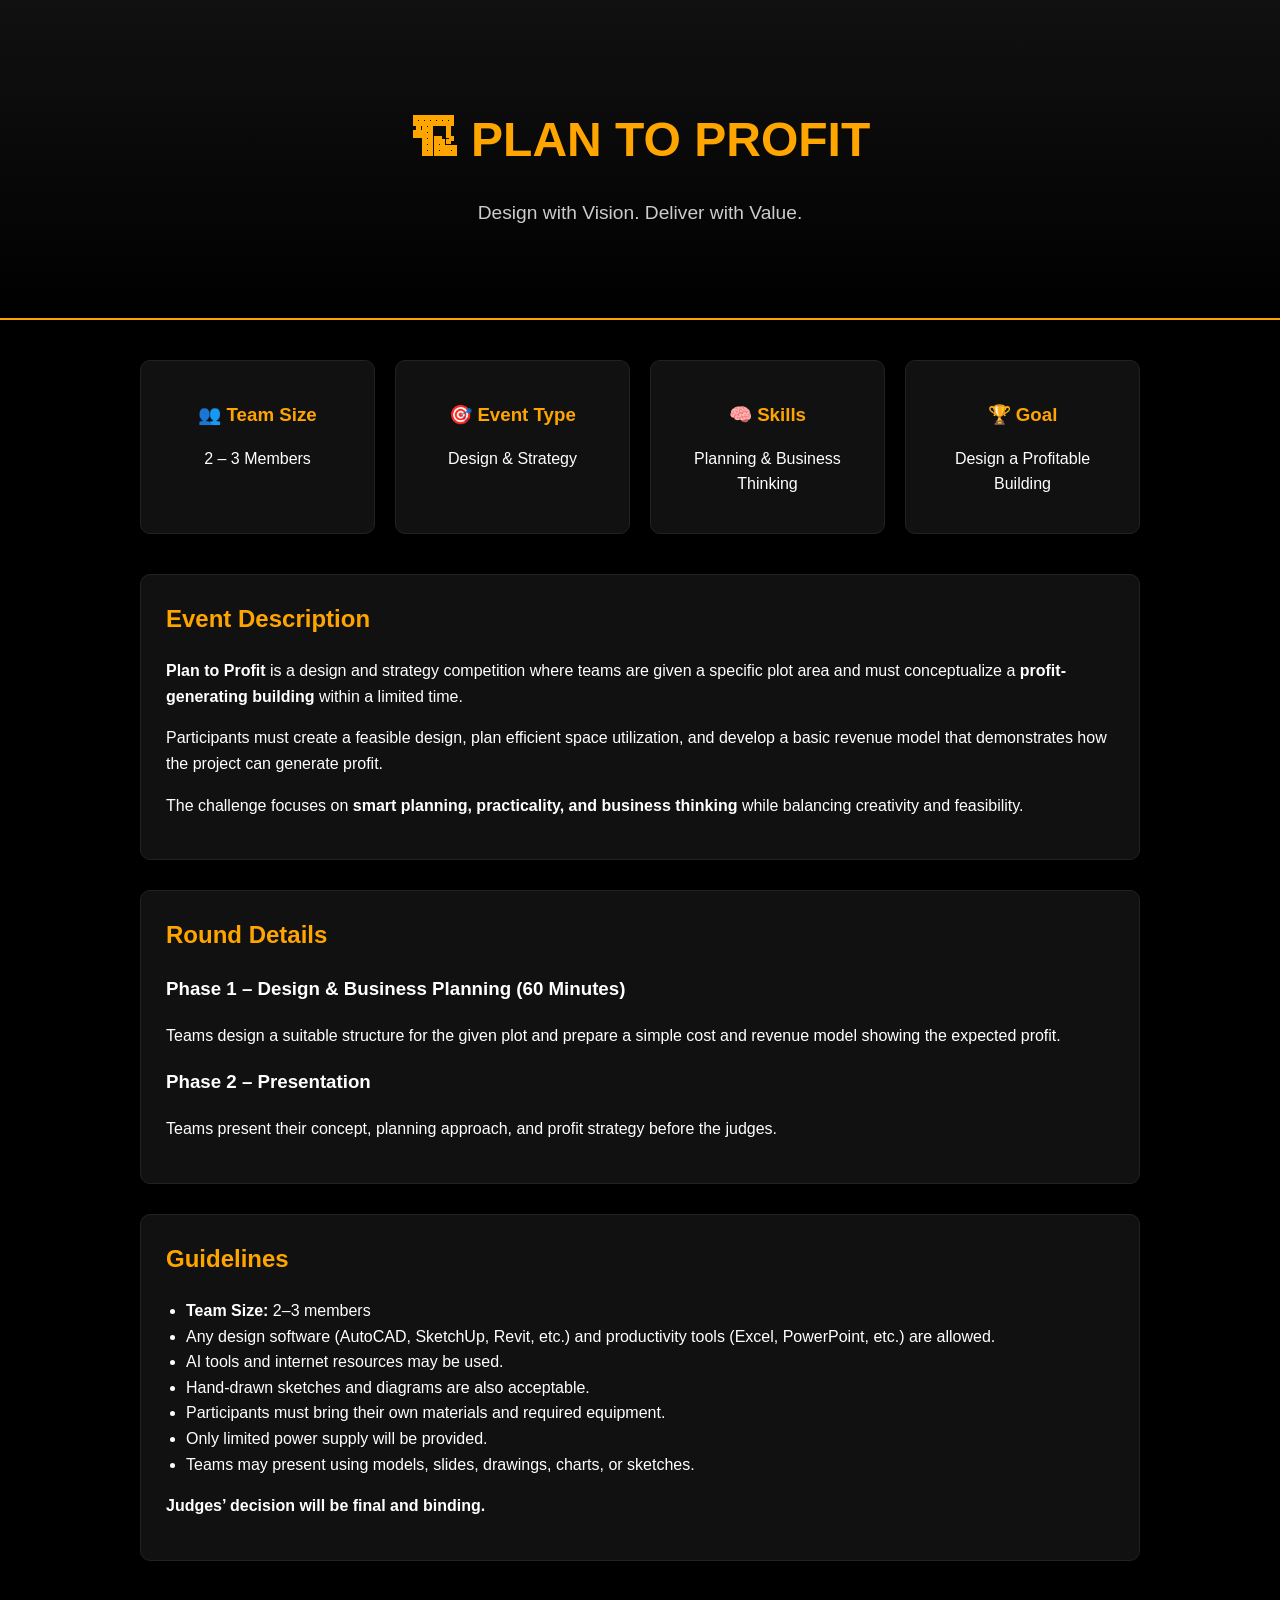
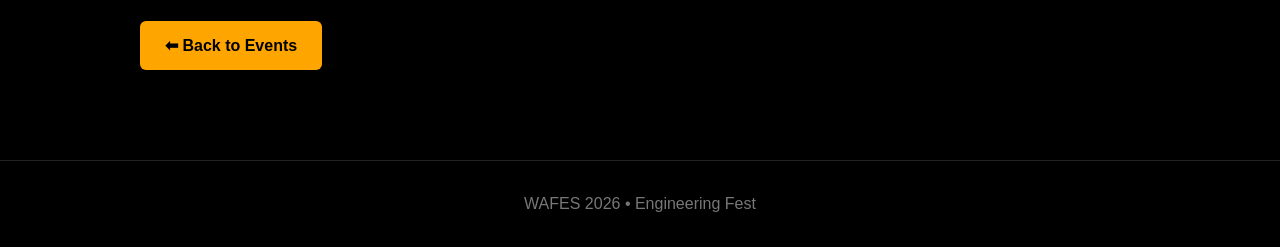
<file: plantoprofit.html>
<!DOCTYPE html>
<html lang="en">

<head>
<meta charset="UTF-8">
<meta name="viewport" content="width=device-width, initial-scale=1.0">

<title>Plan to Profit | WAFES 2026</title>

<style>

body{
margin:0;
font-family:Arial, sans-serif;
background:black;
color:white;
line-height:1.6;
}

/* HEADER */

header{
text-align:center;
padding:70px 20px;
background:linear-gradient(180deg,#111,#000);
border-bottom:2px solid orange;
}

header h1{
font-size:3rem;
color:orange;
margin-bottom:10px;
}

header p{
color:#ccc;
font-size:1.2rem;
}

/* CONTAINER */

.container{
max-width:1000px;
margin:auto;
padding:40px 20px;
}

/* INFO GRID */

.info-grid{
display:grid;
grid-template-columns:repeat(auto-fit,minmax(200px,1fr));
gap:20px;
margin-bottom:40px;
}

.info-box{
background:#111;
padding:20px;
border-radius:10px;
text-align:center;
border:1px solid #222;
transition:0.3s;
}

.info-box:hover{
border-color:orange;
box-shadow:0 0 10px orange;
}

.info-box h3{
color:orange;
margin-bottom:5px;
}

/* CARDS */

.card{
background:#111;
padding:25px;
border-radius:10px;
border:1px solid #222;
margin-bottom:30px;
transition:0.3s;
}

.card:hover{
border-color:orange;
box-shadow:0 0 10px orange;
}

.card h2{
color:orange;
margin-top:0;
}

ul{
padding-left:20px;
}

/* BACK BUTTON */

.back-btn{
display:inline-block;
margin-top:30px;
padding:12px 25px;
background:orange;
color:black;
text-decoration:none;
font-weight:bold;
border-radius:6px;
transition:0.3s;
}

.back-btn:hover{
background:#ffb347;
}

/* FOOTER */

footer{
text-align:center;
padding:30px;
border-top:1px solid #222;
color:#777;
margin-top:50px;
}

/* MOBILE */

@media(max-width:768px){

header h1{
font-size:2rem;
}

header p{
font-size:1rem;
}

.container{
padding:30px 15px;
}

}

</style>

</head>

<body>

<header>
<h1>🏗 PLAN TO PROFIT</h1>
<p>Design with Vision. Deliver with Value.</p>
</header>

<div class="container">

<!-- EVENT INFO -->

<div class="info-grid">

<div class="info-box">
<h3>👥 Team Size</h3>
<p>2 – 3 Members</p>
</div>

<div class="info-box">
<h3>🎯 Event Type</h3>
<p>Design & Strategy</p>
</div>

<div class="info-box">
<h3>🧠 Skills</h3>
<p>Planning & Business Thinking</p>
</div>

<div class="info-box">
<h3>🏆 Goal</h3>
<p>Design a Profitable Building</p>
</div>

</div>

<!-- DESCRIPTION -->

<div class="card">

<h2>Event Description</h2>

<p>
<strong>Plan to Profit</strong> is a design and strategy competition where teams
are given a specific plot area and must conceptualize a
<strong>profit-generating building</strong> within a limited time.
</p>

<p>
Participants must create a feasible design, plan efficient space utilization,
and develop a basic revenue model that demonstrates how the project
can generate profit.
</p>

<p>
The challenge focuses on <strong>smart planning, practicality, and business thinking</strong>
while balancing creativity and feasibility.
</p>

</div>

<!-- ROUND DETAILS -->

<div class="card">

<h2>Round Details</h2>

<h3>Phase 1 – Design & Business Planning (60 Minutes)</h3>

<p>
Teams design a suitable structure for the given plot and prepare a simple
cost and revenue model showing the expected profit.
</p>

<h3>Phase 2 – Presentation</h3>

<p>
Teams present their concept, planning approach, and profit strategy
before the judges.
</p>

</div>

<!-- GUIDELINES -->

<div class="card">

<h2>Guidelines</h2>

<ul>
<li><strong>Team Size:</strong> 2–3 members</li>
<li>Any design software (AutoCAD, SketchUp, Revit, etc.) and productivity tools (Excel, PowerPoint, etc.) are allowed.</li>
<li>AI tools and internet resources may be used.</li>
<li>Hand-drawn sketches and diagrams are also acceptable.</li>
<li>Participants must bring their own materials and required equipment.</li>
<li>Only limited power supply will be provided.</li>
<li>Teams may present using models, slides, drawings, charts, or sketches.</li>
</ul>

<p><strong>Judges’ decision will be final and binding.</strong></p>

</div>

<a class="back-btn" href="../index.html">⬅ Back to Events</a>

</div>

<footer>
WAFES 2026 • Engineering Fest
</footer>

</body>
</html>
</file>
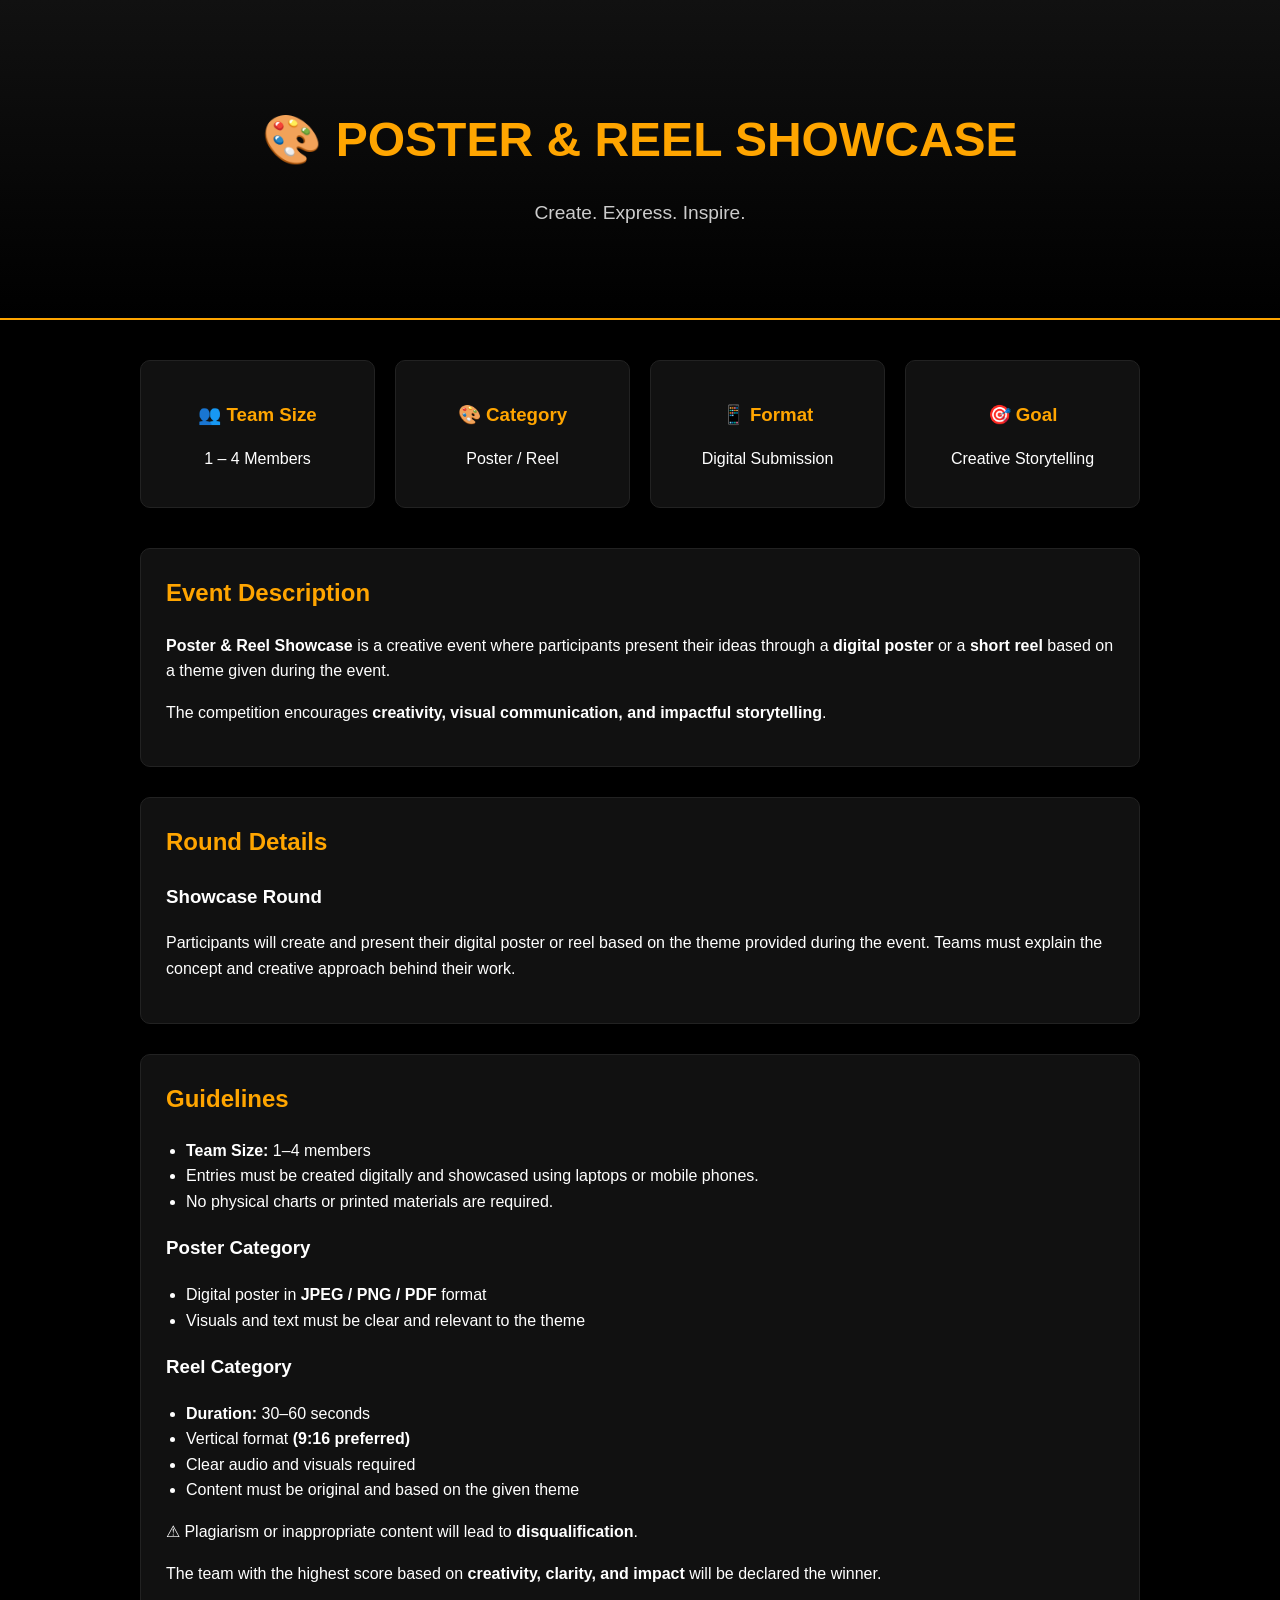
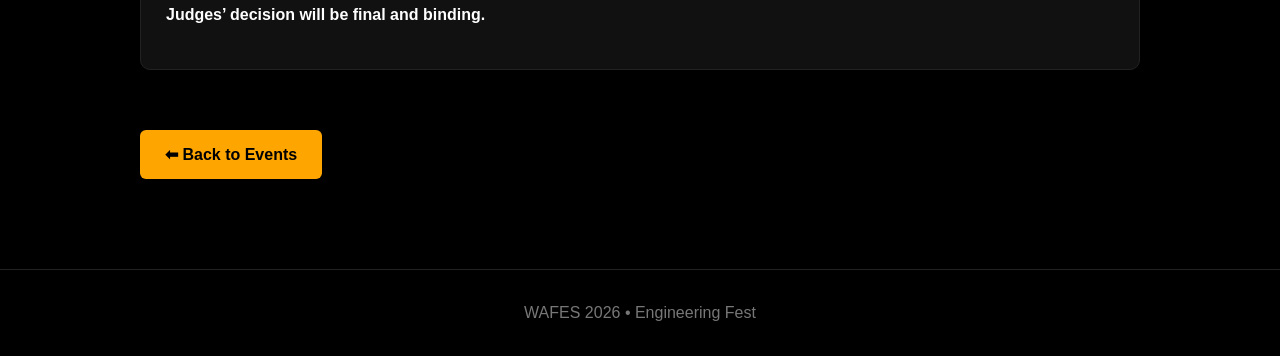
<file: reelshowcase.html>
<!DOCTYPE html>
<html lang="en">

<head>
<meta charset="UTF-8">
<meta name="viewport" content="width=device-width, initial-scale=1.0">

<title>Poster & Reel Showcase | WAFES 2026</title>

<style>

body{
margin:0;
font-family:Arial, sans-serif;
background:black;
color:white;
line-height:1.6;
}

/* HEADER */

header{
text-align:center;
padding:70px 20px;
background:linear-gradient(180deg,#111,#000);
border-bottom:2px solid orange;
}

header h1{
font-size:3rem;
color:orange;
margin-bottom:10px;
}

header p{
color:#ccc;
font-size:1.2rem;
}

/* CONTAINER */

.container{
max-width:1000px;
margin:auto;
padding:40px 20px;
}

/* INFO GRID */

.info-grid{
display:grid;
grid-template-columns:repeat(auto-fit,minmax(200px,1fr));
gap:20px;
margin-bottom:40px;
}

.info-box{
background:#111;
padding:20px;
border-radius:10px;
text-align:center;
border:1px solid #222;
transition:0.3s;
}

.info-box:hover{
border-color:orange;
box-shadow:0 0 10px orange;
}

.info-box h3{
color:orange;
margin-bottom:5px;
}

/* CARDS */

.card{
background:#111;
padding:25px;
border-radius:10px;
border:1px solid #222;
margin-bottom:30px;
transition:0.3s;
}

.card:hover{
border-color:orange;
box-shadow:0 0 10px orange;
}

.card h2{
color:orange;
margin-top:0;
}

ul{
padding-left:20px;
}

/* BACK BUTTON */

.back-btn{
display:inline-block;
margin-top:30px;
padding:12px 25px;
background:orange;
color:black;
text-decoration:none;
font-weight:bold;
border-radius:6px;
transition:0.3s;
}

.back-btn:hover{
background:#ffb347;
}

/* FOOTER */

footer{
text-align:center;
padding:30px;
border-top:1px solid #222;
color:#777;
margin-top:50px;
}

/* MOBILE */

@media(max-width:768px){

header h1{
font-size:2rem;
}

header p{
font-size:1rem;
}

.container{
padding:30px 15px;
}

}

</style>

</head>

<body>

<header>
<h1>🎨 POSTER & REEL SHOWCASE</h1>
<p>Create. Express. Inspire.</p>
</header>

<div class="container">

<!-- EVENT INFO -->

<div class="info-grid">

<div class="info-box">
<h3>👥 Team Size</h3>
<p>1 – 4 Members</p>
</div>

<div class="info-box">
<h3>🎨 Category</h3>
<p>Poster / Reel</p>
</div>

<div class="info-box">
<h3>📱 Format</h3>
<p>Digital Submission</p>
</div>

<div class="info-box">
<h3>🎯 Goal</h3>
<p>Creative Storytelling</p>
</div>

</div>

<!-- DESCRIPTION -->

<div class="card">

<h2>Event Description</h2>

<p>
<strong>Poster & Reel Showcase</strong> is a creative event where participants present
their ideas through a <strong>digital poster</strong> or a <strong>short reel</strong>
based on a theme given during the event.
</p>

<p>
The competition encourages <strong>creativity, visual communication,
and impactful storytelling</strong>.
</p>

</div>

<!-- ROUND DETAILS -->

<div class="card">

<h2>Round Details</h2>

<h3>Showcase Round</h3>

<p>
Participants will create and present their digital poster or reel based
on the theme provided during the event. Teams must explain the concept
and creative approach behind their work.
</p>

</div>

<!-- GUIDELINES -->

<div class="card">

<h2>Guidelines</h2>

<ul>
<li><strong>Team Size:</strong> 1–4 members</li>
<li>Entries must be created digitally and showcased using laptops or mobile phones.</li>
<li>No physical charts or printed materials are required.</li>
</ul>

<h3>Poster Category</h3>

<ul>
<li>Digital poster in <strong>JPEG / PNG / PDF</strong> format</li>
<li>Visuals and text must be clear and relevant to the theme</li>
</ul>

<h3>Reel Category</h3>

<ul>
<li><strong>Duration:</strong> 30–60 seconds</li>
<li>Vertical format <strong>(9:16 preferred)</strong></li>
<li>Clear audio and visuals required</li>
<li>Content must be original and based on the given theme</li>
</ul>

<p>
⚠ Plagiarism or inappropriate content will lead to <strong>disqualification</strong>.
</p>

<p>
The team with the highest score based on <strong>creativity, clarity, and impact</strong>
will be declared the winner.
</p>

<p><strong>Judges’ decision will be final and binding.</strong></p>

</div>

<a class="back-btn" href="../index.html">⬅ Back to Events</a>

</div>

<footer>
WAFES 2026 • Engineering Fest
</footer>

</body>
</html>
</file>
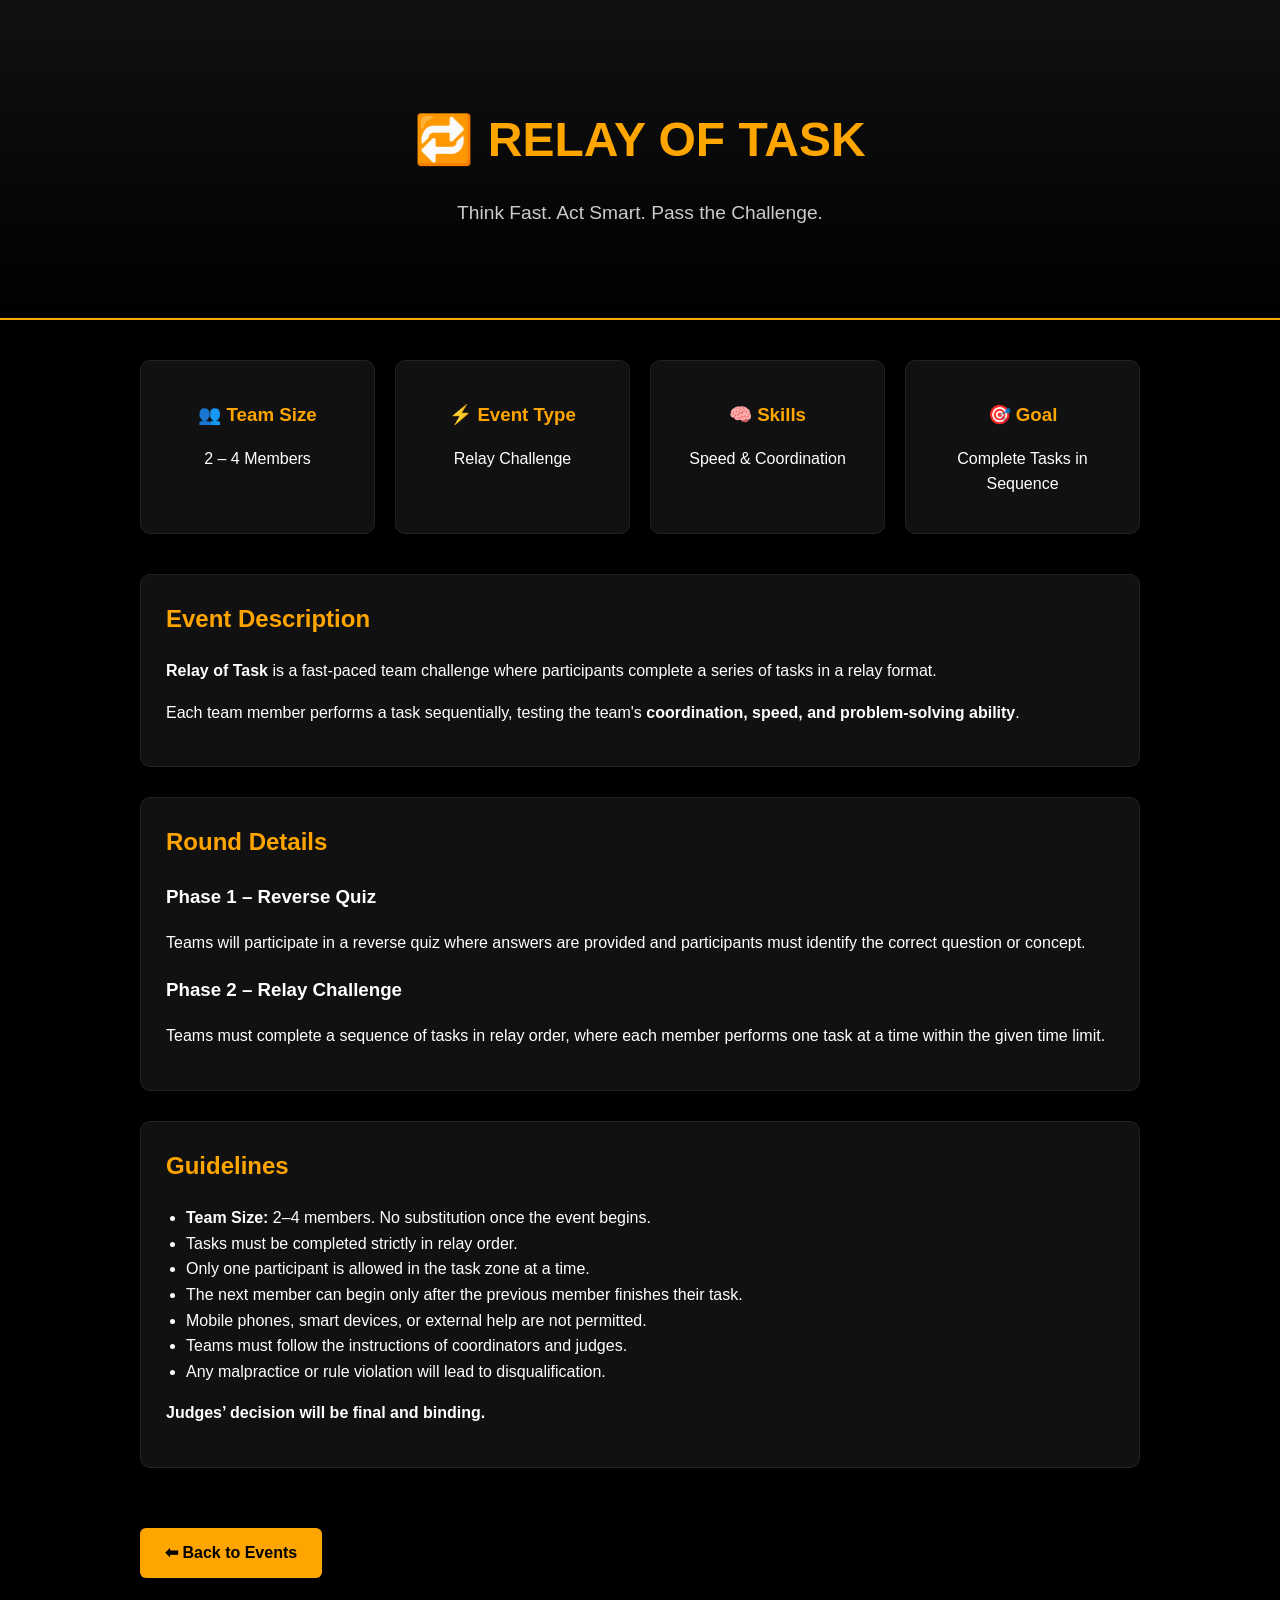
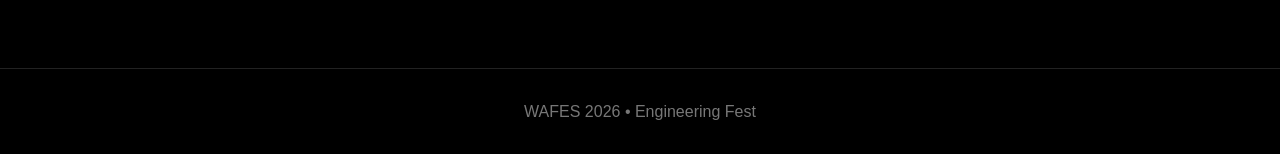
<file: relayoftask.html>
<!DOCTYPE html>
<html lang="en">

<head>
<meta charset="UTF-8">
<meta name="viewport" content="width=device-width, initial-scale=1.0">

<title>Relay of Task | WAFES 2026</title>

<style>

body{
margin:0;
font-family:Arial, sans-serif;
background:black;
color:white;
line-height:1.6;
}

/* HEADER */

header{
text-align:center;
padding:70px 20px;
background:linear-gradient(180deg,#111,#000);
border-bottom:2px solid orange;
}

header h1{
font-size:3rem;
color:orange;
margin-bottom:10px;
}

header p{
color:#ccc;
font-size:1.2rem;
}

/* CONTAINER */

.container{
max-width:1000px;
margin:auto;
padding:40px 20px;
}

/* INFO GRID */

.info-grid{
display:grid;
grid-template-columns:repeat(auto-fit,minmax(200px,1fr));
gap:20px;
margin-bottom:40px;
}

.info-box{
background:#111;
padding:20px;
border-radius:10px;
text-align:center;
border:1px solid #222;
transition:0.3s;
}

.info-box:hover{
border-color:orange;
box-shadow:0 0 10px orange;
}

.info-box h3{
color:orange;
margin-bottom:5px;
}

/* CARDS */

.card{
background:#111;
padding:25px;
border-radius:10px;
border:1px solid #222;
margin-bottom:30px;
transition:0.3s;
}

.card:hover{
border-color:orange;
box-shadow:0 0 10px orange;
}

.card h2{
color:orange;
margin-top:0;
}

ul{
padding-left:20px;
}

/* BACK BUTTON */

.back-btn{
display:inline-block;
margin-top:30px;
padding:12px 25px;
background:orange;
color:black;
text-decoration:none;
font-weight:bold;
border-radius:6px;
transition:0.3s;
}

.back-btn:hover{
background:#ffb347;
}

/* FOOTER */

footer{
text-align:center;
padding:30px;
border-top:1px solid #222;
color:#777;
margin-top:50px;
}

/* MOBILE */

@media(max-width:768px){

header h1{
font-size:2rem;
}

header p{
font-size:1rem;
}

.container{
padding:30px 15px;
}

}

</style>

</head>

<body>

<header>
<h1>🔁 RELAY OF TASK</h1>
<p>Think Fast. Act Smart. Pass the Challenge.</p>
</header>

<div class="container">

<!-- EVENT INFO -->

<div class="info-grid">

<div class="info-box">
<h3>👥 Team Size</h3>
<p>2 – 4 Members</p>
</div>

<div class="info-box">
<h3>⚡ Event Type</h3>
<p>Relay Challenge</p>
</div>

<div class="info-box">
<h3>🧠 Skills</h3>
<p>Speed & Coordination</p>
</div>

<div class="info-box">
<h3>🎯 Goal</h3>
<p>Complete Tasks in Sequence</p>
</div>

</div>

<!-- DESCRIPTION -->

<div class="card">

<h2>Event Description</h2>

<p>
<strong>Relay of Task</strong> is a fast-paced team challenge where participants
complete a series of tasks in a relay format.
</p>

<p>
Each team member performs a task sequentially, testing the team's
<strong>coordination, speed, and problem-solving ability</strong>.
</p>

</div>

<!-- ROUND DETAILS -->

<div class="card">

<h2>Round Details</h2>

<h3>Phase 1 – Reverse Quiz</h3>

<p>
Teams will participate in a reverse quiz where answers are provided and
participants must identify the correct question or concept.
</p>

<h3>Phase 2 – Relay Challenge</h3>

<p>
Teams must complete a sequence of tasks in relay order, where each member
performs one task at a time within the given time limit.
</p>

</div>

<!-- GUIDELINES -->

<div class="card">

<h2>Guidelines</h2>

<ul>
<li><strong>Team Size:</strong> 2–4 members. No substitution once the event begins.</li>
<li>Tasks must be completed strictly in relay order.</li>
<li>Only one participant is allowed in the task zone at a time.</li>
<li>The next member can begin only after the previous member finishes their task.</li>
<li>Mobile phones, smart devices, or external help are not permitted.</li>
<li>Teams must follow the instructions of coordinators and judges.</li>
<li>Any malpractice or rule violation will lead to disqualification.</li>
</ul>

<p><strong>Judges’ decision will be final and binding.</strong></p>

</div>

<a class="back-btn" href="../index.html">⬅ Back to Events</a>

</div>

<footer>
WAFES 2026 • Engineering Fest
</footer>

</body>
</html>
</file>
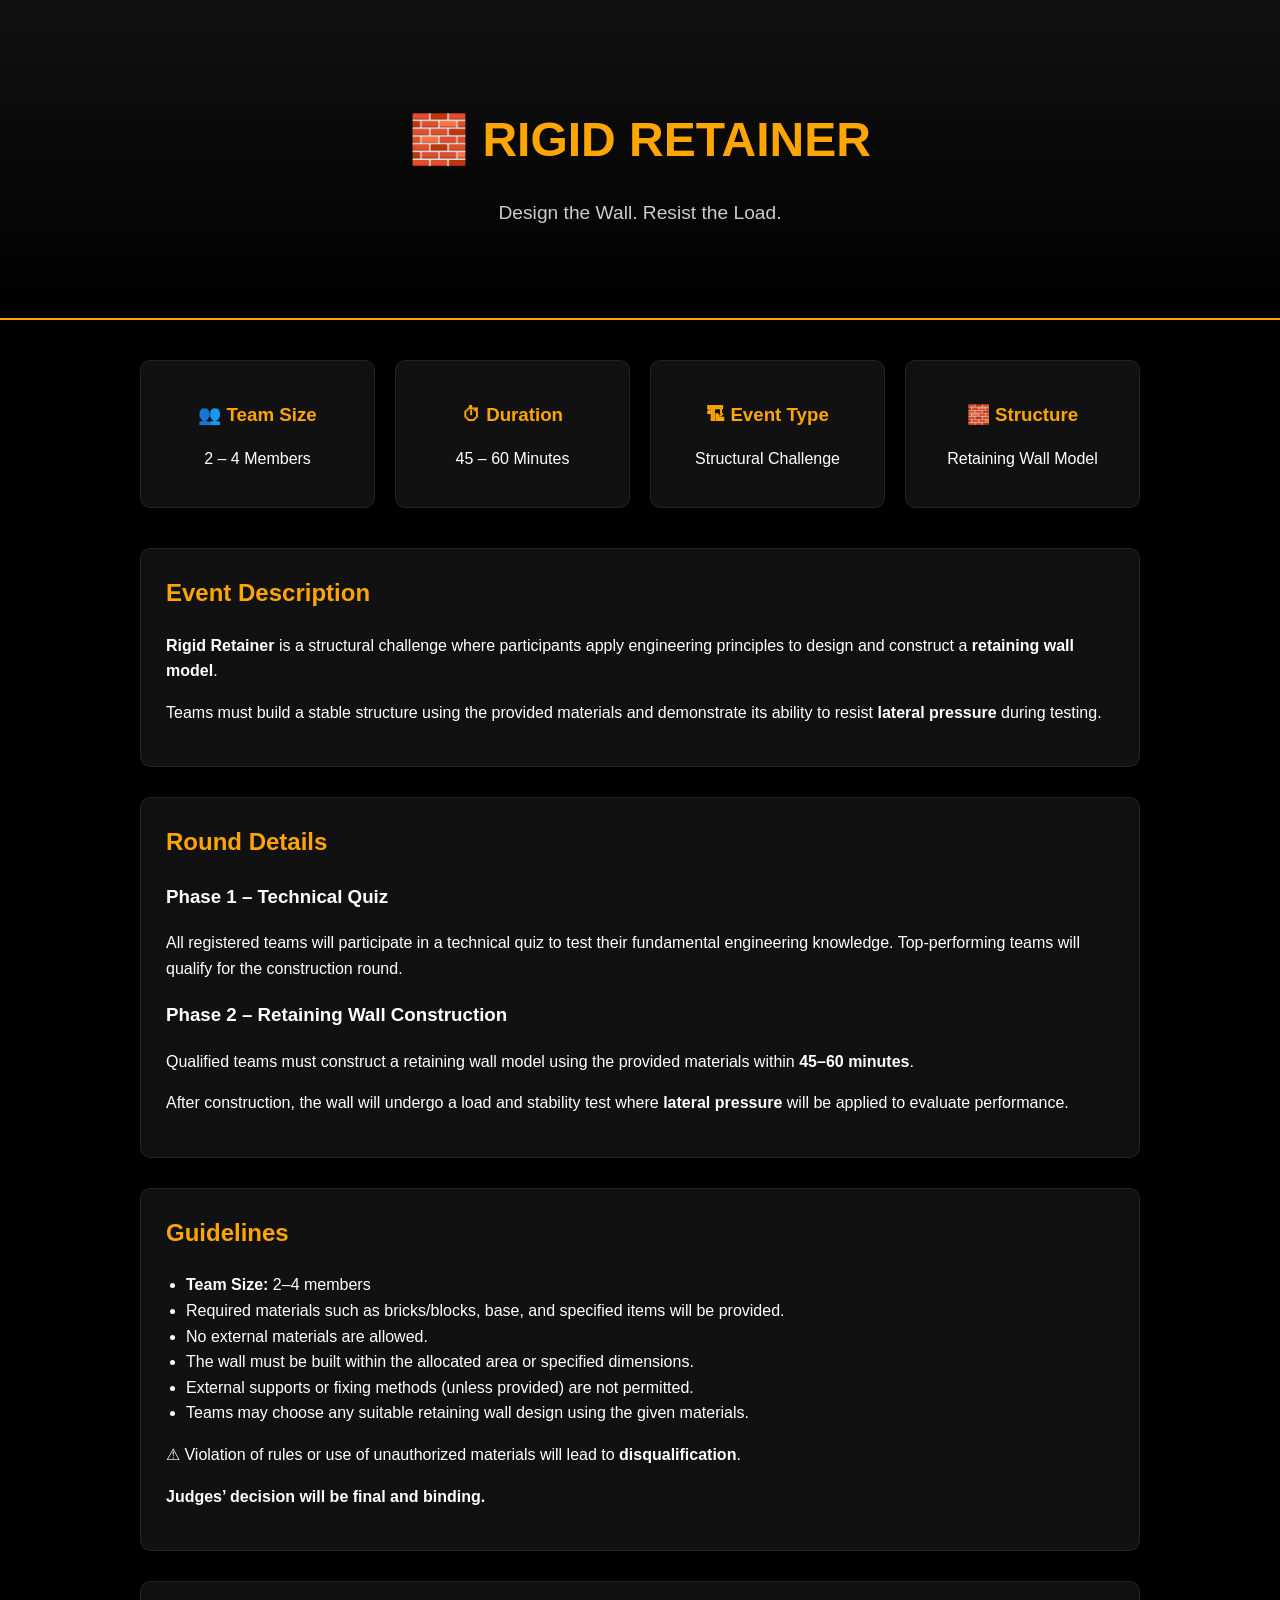
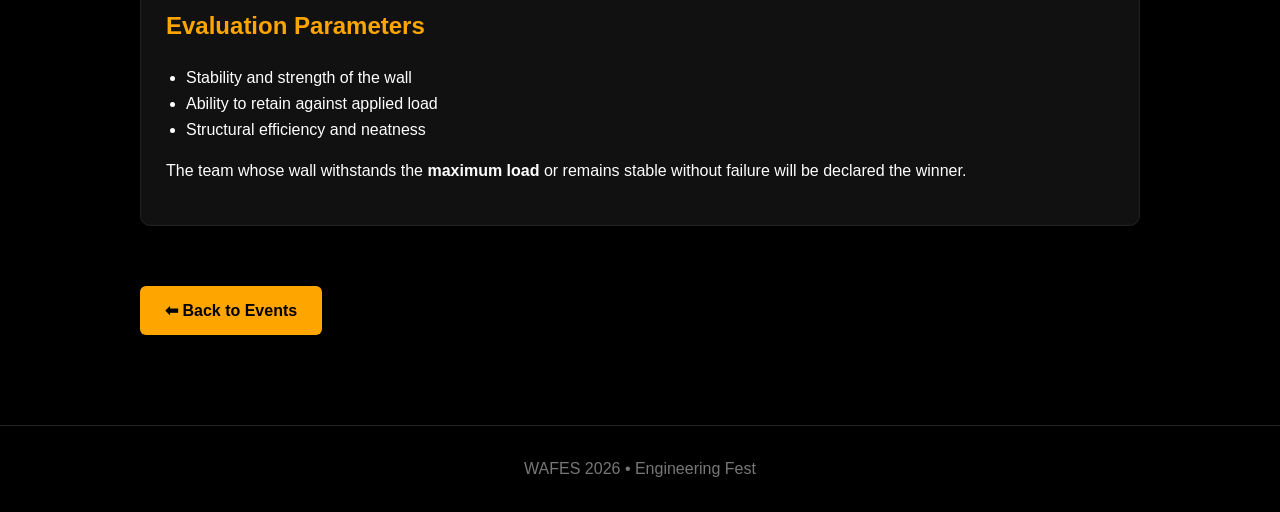
<file: rigidretainer.html>
<!DOCTYPE html>
<html lang="en">

<head>
<meta charset="UTF-8">
<meta name="viewport" content="width=device-width, initial-scale=1.0">

<title>Rigid Retainer | WAFES 2026</title>

<style>

body{
margin:0;
font-family:Arial, sans-serif;
background:black;
color:white;
line-height:1.6;
}

/* HEADER */

header{
text-align:center;
padding:70px 20px;
background:linear-gradient(180deg,#111,#000);
border-bottom:2px solid orange;
}

header h1{
font-size:3rem;
color:orange;
margin-bottom:10px;
}

header p{
color:#ccc;
font-size:1.2rem;
}

/* CONTAINER */

.container{
max-width:1000px;
margin:auto;
padding:40px 20px;
}

/* INFO GRID */

.info-grid{
display:grid;
grid-template-columns:repeat(auto-fit,minmax(200px,1fr));
gap:20px;
margin-bottom:40px;
}

.info-box{
background:#111;
padding:20px;
border-radius:10px;
text-align:center;
border:1px solid #222;
transition:0.3s;
}

.info-box:hover{
border-color:orange;
box-shadow:0 0 10px orange;
}

.info-box h3{
color:orange;
margin-bottom:5px;
}

/* CARDS */

.card{
background:#111;
padding:25px;
border-radius:10px;
border:1px solid #222;
margin-bottom:30px;
transition:0.3s;
}

.card:hover{
border-color:orange;
box-shadow:0 0 10px orange;
}

.card h2{
color:orange;
margin-top:0;
}

ul{
padding-left:20px;
}

/* BACK BUTTON */

.back-btn{
display:inline-block;
margin-top:30px;
padding:12px 25px;
background:orange;
color:black;
text-decoration:none;
font-weight:bold;
border-radius:6px;
transition:0.3s;
}

.back-btn:hover{
background:#ffb347;
}

/* FOOTER */

footer{
text-align:center;
padding:30px;
border-top:1px solid #222;
color:#777;
margin-top:50px;
}

/* MOBILE */

@media(max-width:768px){

header h1{
font-size:2rem;
}

header p{
font-size:1rem;
}

.container{
padding:30px 15px;
}

}

</style>

</head>

<body>

<header>
<h1>🧱 RIGID RETAINER</h1>
<p>Design the Wall. Resist the Load.</p>
</header>

<div class="container">

<!-- EVENT INFO -->

<div class="info-grid">

<div class="info-box">
<h3>👥 Team Size</h3>
<p>2 – 4 Members</p>
</div>

<div class="info-box">
<h3>⏱ Duration</h3>
<p>45 – 60 Minutes</p>
</div>

<div class="info-box">
<h3>🏗 Event Type</h3>
<p>Structural Challenge</p>
</div>

<div class="info-box">
<h3>🧱 Structure</h3>
<p>Retaining Wall Model</p>
</div>

</div>

<!-- DESCRIPTION -->

<div class="card">

<h2>Event Description</h2>

<p>
<strong>Rigid Retainer</strong> is a structural challenge where participants apply
engineering principles to design and construct a <strong>retaining wall model</strong>.
</p>

<p>
Teams must build a stable structure using the provided materials and demonstrate
its ability to resist <strong>lateral pressure</strong> during testing.
</p>

</div>

<!-- ROUND DETAILS -->

<div class="card">

<h2>Round Details</h2>

<h3>Phase 1 – Technical Quiz</h3>

<p>
All registered teams will participate in a technical quiz to test their
fundamental engineering knowledge. Top-performing teams will qualify
for the construction round.
</p>

<h3>Phase 2 – Retaining Wall Construction</h3>

<p>
Qualified teams must construct a retaining wall model using the provided
materials within <strong>45–60 minutes</strong>.
</p>

<p>
After construction, the wall will undergo a load and stability test where
<strong>lateral pressure</strong> will be applied to evaluate performance.
</p>

</div>

<!-- GUIDELINES -->

<div class="card">

<h2>Guidelines</h2>

<ul>
<li><strong>Team Size:</strong> 2–4 members</li>
<li>Required materials such as bricks/blocks, base, and specified items will be provided.</li>
<li>No external materials are allowed.</li>
<li>The wall must be built within the allocated area or specified dimensions.</li>
<li>External supports or fixing methods (unless provided) are not permitted.</li>
<li>Teams may choose any suitable retaining wall design using the given materials.</li>
</ul>
<p>
⚠ Violation of rules or use of unauthorized materials will lead to
<strong>disqualification</strong>.
</p>

<p>
<strong>Judges’ decision will be final and binding.</strong>
</p>

</div>

<!-- EVALUATION -->

<div class="card">

<h2>Evaluation Parameters</h2>

<ul>
<li>Stability and strength of the wall</li>
<li>Ability to retain against applied load</li>
<li>Structural efficiency and neatness</li>
</ul>

<p>
The team whose wall withstands the <strong>maximum load</strong> or remains stable
without failure will be declared the winner.
</p>



</div>

<a class="back-btn" href="../index.html">⬅ Back to Events</a>

</div>

<footer>
WAFES 2026 • Engineering Fest
</footer>

</body>
</html>
</file>
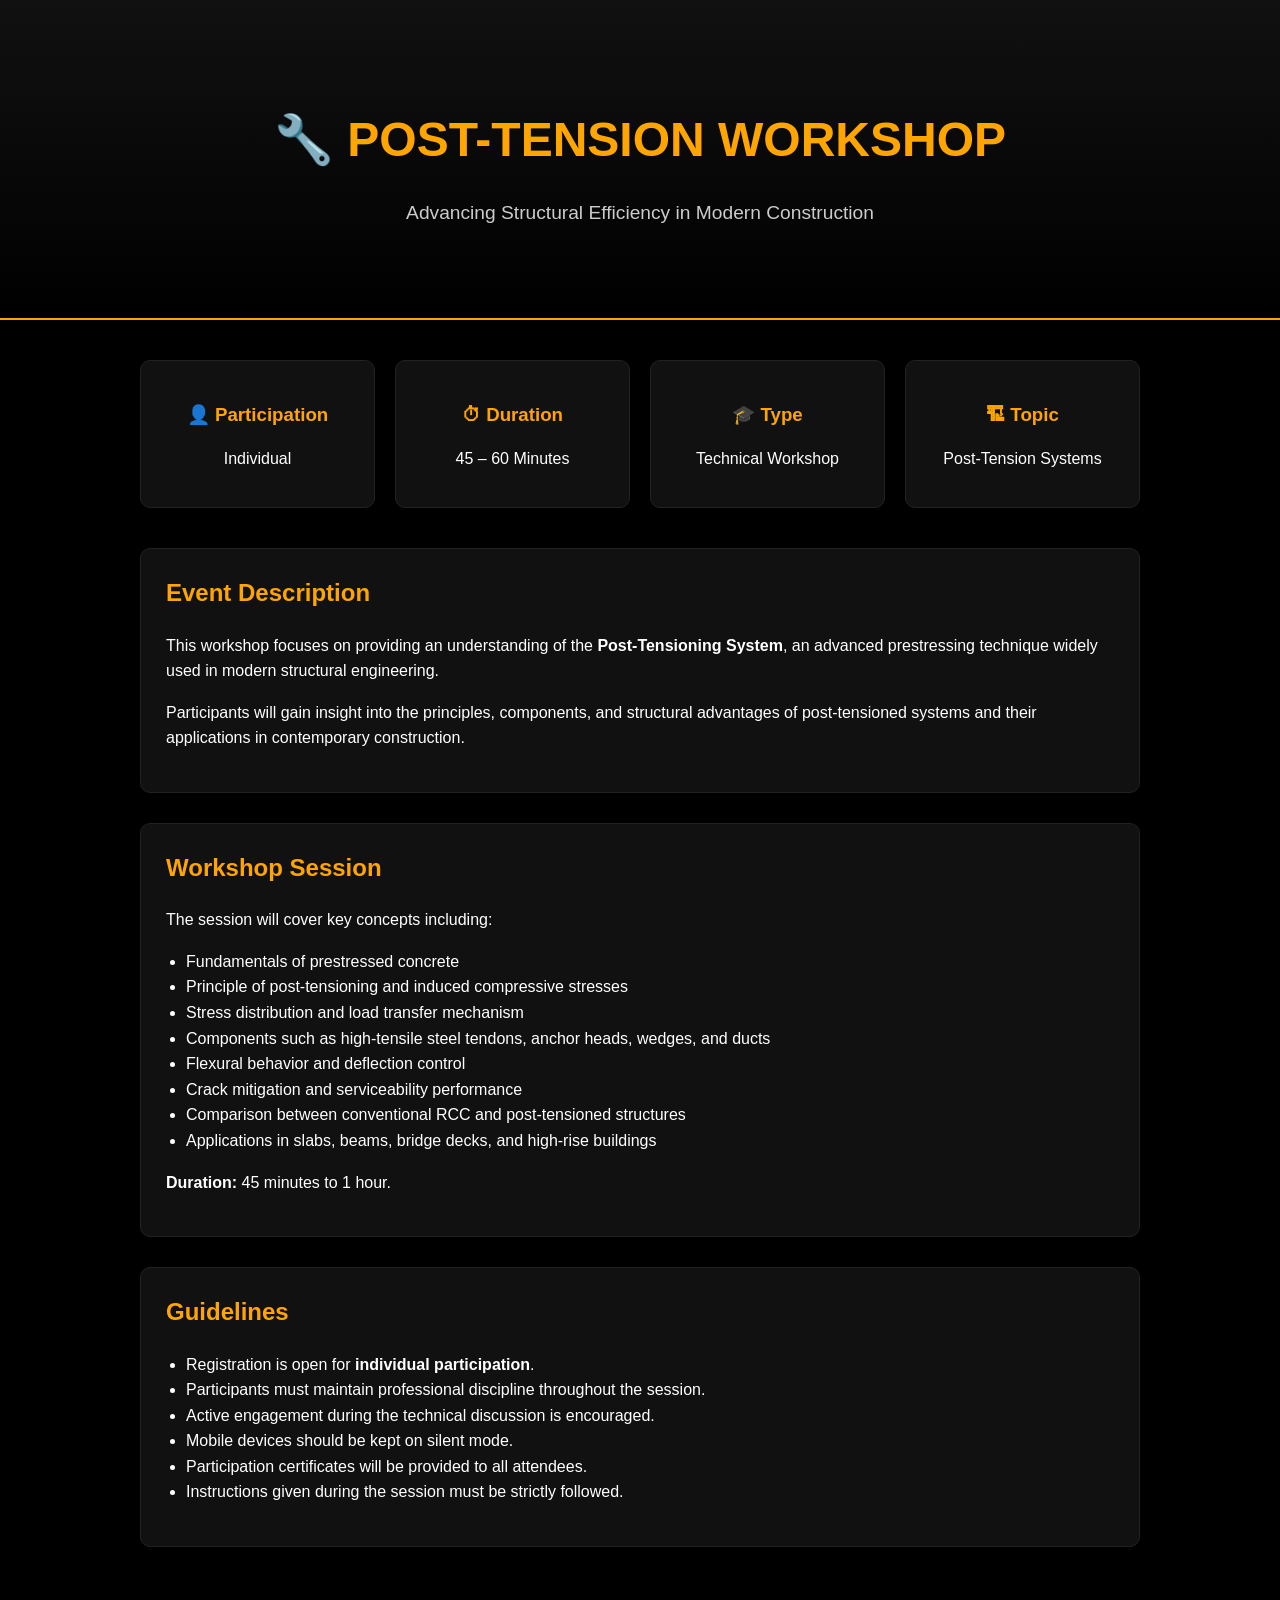
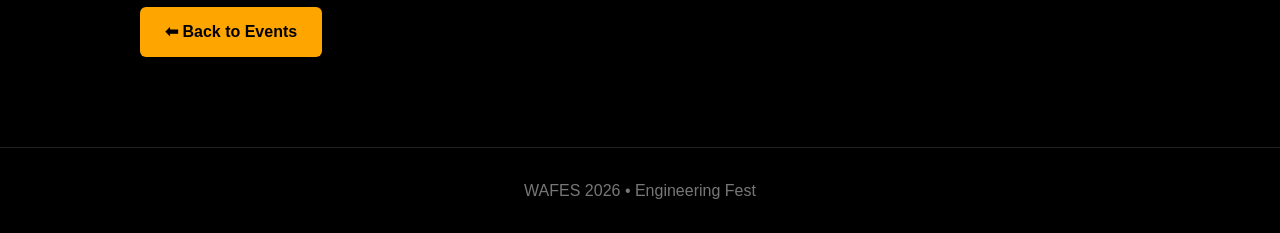
<file: workshop.html>
<!DOCTYPE html>
<html lang="en">

<head>
<meta charset="UTF-8">
<meta name="viewport" content="width=device-width, initial-scale=1.0">

<title>Post-Tension Workshop | WAFES 2026</title>

<style>

body{
margin:0;
font-family:Arial, sans-serif;
background:black;
color:white;
line-height:1.6;
}

/* HEADER */

header{
text-align:center;
padding:70px 20px;
background:linear-gradient(180deg,#111,#000);
border-bottom:2px solid orange;
}

header h1{
font-size:3rem;
color:orange;
margin-bottom:10px;
}

header p{
color:#ccc;
font-size:1.2rem;
}

/* CONTAINER */

.container{
max-width:1000px;
margin:auto;
padding:40px 20px;
}

/* INFO BOXES */

.info-grid{
display:grid;
grid-template-columns:repeat(auto-fit,minmax(200px,1fr));
gap:20px;
margin-bottom:40px;
}

.info-box{
background:#111;
padding:20px;
border-radius:10px;
text-align:center;
border:1px solid #222;
transition:0.3s;
}

.info-box:hover{
border-color:orange;
box-shadow:0 0 10px orange;
}

.info-box h3{
color:orange;
margin-bottom:5px;
}

/* CONTENT CARDS */

.card{
background:#111;
padding:25px;
border-radius:10px;
border:1px solid #222;
margin-bottom:30px;
transition:0.3s;
}

.card:hover{
border-color:orange;
box-shadow:0 0 10px orange;
}

.card h2{
color:orange;
margin-top:0;
}

ul{
padding-left:20px;
}

/* BUTTON */

.back-btn{
display:inline-block;
margin-top:30px;
padding:12px 25px;
background:orange;
color:black;
text-decoration:none;
font-weight:bold;
border-radius:6px;
transition:0.3s;
}

.back-btn:hover{
background:#ffb347;
}

/* FOOTER */

footer{
text-align:center;
padding:30px;
border-top:1px solid #222;
color:#777;
margin-top:50px;
}

/* MOBILE */

@media(max-width:768px){

header h1{
font-size:2rem;
}

header p{
font-size:1rem;
}

.container{
padding:30px 15px;
}

}

</style>

</head>

<body>

<header>
<h1>🔧 POST-TENSION WORKSHOP</h1>
<p>Advancing Structural Efficiency in Modern Construction</p>
</header>

<div class="container">

<!-- EVENT INFO -->

<div class="info-grid">

<div class="info-box">
<h3>👤 Participation</h3>
<p>Individual</p>
</div>

<div class="info-box">
<h3>⏱ Duration</h3>
<p>45 – 60 Minutes</p>
</div>

<div class="info-box">
<h3>🎓 Type</h3>
<p>Technical Workshop</p>
</div>

<div class="info-box">
<h3>🏗 Topic</h3>
<p>Post-Tension Systems</p>
</div>

</div>

<!-- EVENT DESCRIPTION -->

<div class="card">

<h2>Event Description</h2>

<p>
This workshop focuses on providing an understanding of the
<strong>Post-Tensioning System</strong>, an advanced prestressing technique widely used in modern structural engineering.
</p>

<p>
Participants will gain insight into the principles, components, and structural
advantages of post-tensioned systems and their applications in contemporary construction.
</p>

</div>

<!-- SESSION DETAILS -->

<div class="card">

<h2>Workshop Session</h2>

<p>The session will cover key concepts including:</p>

<ul>
<li>Fundamentals of prestressed concrete</li>
<li>Principle of post-tensioning and induced compressive stresses</li>
<li>Stress distribution and load transfer mechanism</li>
<li>Components such as high-tensile steel tendons, anchor heads, wedges, and ducts</li>
<li>Flexural behavior and deflection control</li>
<li>Crack mitigation and serviceability performance</li>
<li>Comparison between conventional RCC and post-tensioned structures</li>
<li>Applications in slabs, beams, bridge decks, and high-rise buildings</li>
</ul>

<p><strong>Duration:</strong> 45 minutes to 1 hour.</p>

</div>

<!-- GUIDELINES -->

<div class="card">

<h2>Guidelines</h2>

<ul>
<li>Registration is open for <strong>individual participation</strong>.</li>
<li>Participants must maintain professional discipline throughout the session.</li>
<li>Active engagement during the technical discussion is encouraged.</li>
<li>Mobile devices should be kept on silent mode.</li>
<li>Participation certificates will be provided to all attendees.</li>
<li>Instructions given during the session must be strictly followed.</li>
</ul>

</div>

<a class="back-btn" href="../index.html">⬅ Back to Events</a>

</div>

<footer>
WAFES 2026 • Engineering Fest
</footer>

</body>
</html>
</file>
<file: style.css>
* {
    margin: 0;
    padding: 0;
    box-sizing: border-box;
    font-family: 'Segoe UI', sans-serif;
    scroll-behavior: smooth;
}

body {
    background: #0f0f0f;
    color: white;
}

/* ================= HEADER ================= */

header {
    text-align: center;
    padding: 100px 20px;

    background:
    linear-gradient(rgba(0,0,0,0.7), rgba(0,0,0,0.7)),
    url("mindflayer.png");

    background-size: cover;
    background-position: center;

    position: relative;
    overflow:hidden;
}

header h1 {
    font-size: 3.5rem;
    letter-spacing: 3px;
    animation: fadeInDown 1s ease;
}

header p {
    margin-top: 10px;
    opacity: 0.9;
}
/* ================= NAV ================= */

nav {
    background: black;
    display: flex;
    justify-content: center;
    padding: 18px;
    position: sticky;
    top: 0;
    z-index: 1000;
    border-bottom: 1px solid #222;
}

nav a {
    color: white;
    margin: 0 25px;
    text-decoration: none;
    position: relative;
    transition: 0.3s ease;
}

nav a::after {
    content: "";
    width: 0%;
    height: 2px;
    background: orange;
    position: absolute;
    bottom: -5px;
    left: 0;
    transition: 0.3s;
}

nav a:hover::after {
    width: 100%;
}

nav a:hover {
    color: orange;
}

/* ================= SECTIONS ================= */

section {
    padding: 80px 10%;
}

.section-title {
    text-align: center;
    margin-bottom: 50px;
    color: orange;
    font-size: 2rem;
    letter-spacing: 2px;
    position: relative;
}

.section-title::after {
    content: "";
    width: 80px;
    height: 3px;
    background: orange;
    display: block;
    margin: 10px auto;
}

/* ================= CARDS ================= */

.card-container {
    display: grid;
    grid-template-columns: repeat(auto-fit, minmax(250px, 1fr));
    gap: 25px;
}

.card {
    background: #1b1b1b;
    padding: 25px;
    border-radius: 15px;
    transition: 0.4s ease;
    border: 1px solid #222;
    position: relative;
    overflow: hidden;
}

.card:hover {
    transform: translateY(-10px);
    box-shadow: 0 0 20px rgba(255, 136, 0, 0.4);
    border: 1px solid orange;
}

/* subtle top glow line */
.card::before {
    content: "";
    position: absolute;
    top: 0;
    left: 0;
    height: 3px;
    width: 0%;
    background: linear-gradient(90deg, #ff4500, orange);
    transition: 0.4s;
}

.card:hover::before {
    width: 100%;
}

/* ================= BUTTONS ================= */

.btn {
    display: inline-block;
    margin-top: 15px;
    padding: 10px 18px;
    background: orange;
    color: black;
    text-decoration: none;
    border-radius: 6px;
    font-weight: bold;
    transition: 0.3s ease;
}

.btn:hover {
    background: #ff4500;
    transform: scale(1.05);
    box-shadow: 0 0 12px rgba(255, 136, 0, 0.6);
}

/* ================= FOOTER ================= */

footer {
    text-align: center;
    padding: 25px;
    background: black;
    margin-top: 60px;
    border-top: 1px solid #222;
    font-size: 0.9rem;
    opacity: 0.8;
}

/* ================= ANIMATIONS ================= */

@keyframes fadeInDown {
    from {
        opacity: 0;
        transform: translateY(-30px);
    }
    to {
        opacity: 1;
        transform: translateY(0);
    }
}/* Cinematic Phoenix Entry */

.phoenix {
    position: fixed;
    top: 50%;
    left: 50%;
    width: 150px;
    transform: translate(-50%, -50%) scale(0.2);
    animation: phoenixEntry 4s ease-out forwards, 
               phoenixHover 4s ease-in-out infinite 4s;
    opacity: 0;
    z-index: -1;
    pointer-events: none;
}

/* Flying toward us */
@keyframes phoenixEntry {
    0% {
        transform: translate(-50%, -50%) scale(0.2);
        opacity: 0;
    }
    50% {
        opacity: 1;
    }
    100% {
        transform: translate(-50%, -50%) scale(2);
        opacity: 0.8;
    }
}

/* Hover effect */
@keyframes phoenixHover {
    0% {
        transform: translate(-50%, -52%) scale(2);
    }
    50% {
        transform: translate(-50%, -48%) scale(2);
    }
    100% {
        transform: translate(-50%, -52%) scale(2);
    }
}
/* COUNTDOWN */

.countdown-container{
display:flex;
justify-content:center;
gap:25px;
margin-top:40px;
flex-wrap:wrap;
}

.time-box{
background:#111;
padding:25px 30px;
border-radius:12px;
text-align:center;
border:1px solid #222;
transition:0.4s;
}

.time-box span{
font-size:2.5rem;
font-weight:bold;
color:#ff8800;
text-shadow:0 0 10px #ff8800,
0 0 20px #ff4500,
0 0 30px #ff4500;
}

.time-box p{
margin-top:10px;
font-size:14px;
letter-spacing:1px;
color:#ccc;
}

.time-box:hover{
transform:translateY(-8px);
box-shadow:0 0 20px rgba(255,136,0,0.7),
0 0 40px rgba(255,69,0,0.6);
border:1px solid orange;
}

/* PHOENIX FLAME GLOW */

.phoenix-countdown{
position:relative;
overflow:hidden;
}

.phoenix-countdown::before{
content:"";
position:absolute;
top:50%;
left:50%;
transform:translate(-50%,-50%);
width:500px;
height:500px;
background:radial-gradient(circle,
rgba(255,136,0,0.4) 0%,
rgba(255,69,0,0.3) 40%,
rgba(255,0,0,0.1) 60%,
transparent 75%);
filter:blur(80px);
animation:flameMove 6s infinite alternate;
z-index:0;
}

.countdown-container{
position:relative;
z-index:1;
}

@keyframes flameMove{
0%{
transform:translate(-50%,-50%) scale(1);
opacity:0.7;
}
100%{
transform:translate(-50%,-55%) scale(1.2);
opacity:1;
}
}
.team-button{
text-align:center;
margin:60px 0;
}

.team-button button{
background:linear-gradient(45deg,#ff4500,#ff8800);
border:none;
padding:14px 28px;
font-size:18px;
color:white;
border-radius:8px;
cursor:pointer;
transition:0.3s;
box-shadow:0 0 10px #ff6600;
}

.team-button button:hover{
transform:scale(1.08);
box-shadow:0 0 20px #ff6600;
}

/* Hidden by default */

.team-section{
max-height:0;
overflow:hidden;
transition:max-height 0.6s ease;
background:#111;
margin:20px;
border-radius:10px;
padding:0 20px;
}

/* When opened */

.team-section.show{
max-height:800px;
padding:30px;
}

.team-section h2{
text-align:center;
color:#ff8800;
margin-bottom:25px;
}

/* Grid like Netflix cards */

.team-grid{
display:grid;
grid-template-columns:repeat(auto-fit,minmax(200px,1fr));
gap:20px;
text-align:center;
}

.team-grid div{
background:#1a1a1a;
padding:20px;
border-radius:8px;
transition:0.3s;
}

.team-grid div:hover{
transform:scale(1.05);
box-shadow:0 0 15px rgba(255,120,0,0.6);
}

.team-grid h3{
color:#ff8800;
margin-bottom:10px;
}







/* MOBILE RESPONSIVE */

@media (max-width:768px){

header{
padding:50px 15px;
}

header h1{
font-size:2rem;
}

nav{
flex-wrap:wrap;
gap:10px;
}

nav a{
margin:5px 10px;
font-size:14px;
}

section{
padding:50px 6%;
}

.section-title{
font-size:1.6rem;
}

.card-container{
grid-template-columns:1fr;
}

.countdown-container{
display:flex;
justify-content:center;
gap:8px;
flex-wrap:nowrap;   /* prevents second line */
}

.time-box{
padding:10px 12px;
min-width:60px;
}

.time-box span{
font-size:1.4rem;
}

.time-box p{
font-size:10px;
}
:root{
--main-orange:#ff7a00;
}
</file>
